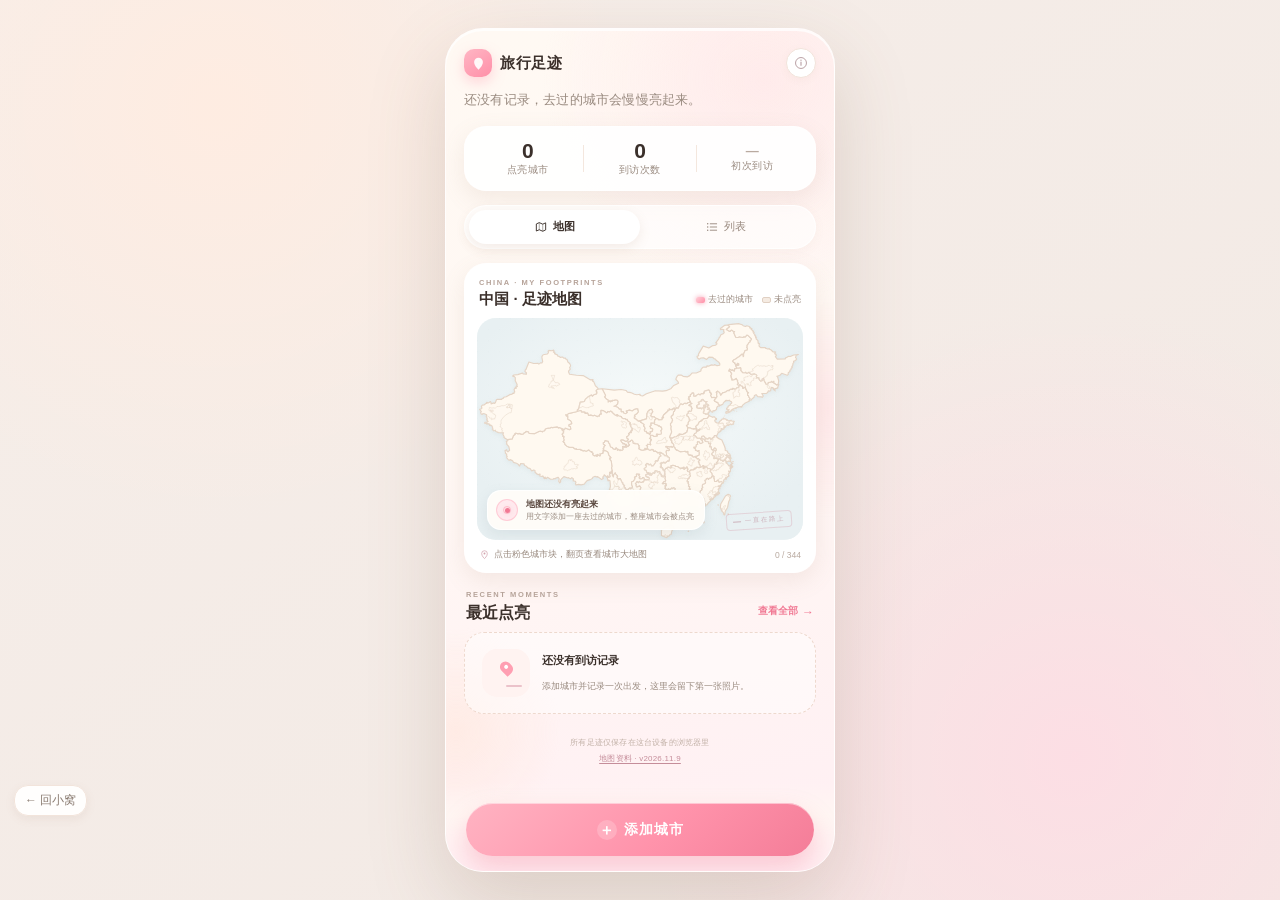
<file: app/www/travel-map/index.html>
<!DOCTYPE html>
<html lang="zh-CN">
<head>
  <meta charset="utf-8" />
  <meta name="viewport" content="width=device-width, initial-scale=1, maximum-scale=1, user-scalable=no, viewport-fit=cover" />
  <meta name="theme-color" content="#FFF9F3" />
  <meta name="description" content="旅行足迹 · 点亮地图，把去过的城市收藏在一张会发光的中国地图上。" />
  <title>旅行足迹 · 点亮地图</title>
  <link rel="stylesheet" href="vendor/leaflet/leaflet.css" />
  <link rel="stylesheet" href="css/style.css" />
</head>
<body>
  <div class="app" id="app">
    <div class="ambient ambient-a" aria-hidden="true"></div>
    <div class="ambient ambient-b" aria-hidden="true"></div>

    <main class="app-scroll" id="appScroll">
      <header class="hero-header">
        <div class="brand-row">
          <div class="brand">
            <span class="brand-mark" aria-hidden="true">
              <svg viewBox="0 0 24 24" fill="none">
                <path d="M12 21s6.2-5.5 6.2-11A6.2 6.2 0 0 0 5.8 10c0 5.5 6.2 11 6.2 11Z" fill="currentColor" opacity=".92"/>
                <circle cx="12" cy="9.8" r="2.25" fill="#FFF9F3"/>
              </svg>
            </span>
            <span class="brand-name">旅行足迹</span>
          </div>
          <div class="brand-meta">
            <button class="brand-info" id="btnMapDataInfoTop" type="button" aria-label="查看地图资料版本">
              <svg viewBox="0 0 24 24" fill="none" aria-hidden="true"><circle cx="12" cy="12" r="8.2" stroke="currentColor" stroke-width="1.4"/><path d="M12 10.5v5" stroke="currentColor" stroke-width="1.6" stroke-linecap="round"/><circle cx="12" cy="7.8" r="1" fill="currentColor"/></svg>
            </button>
          </div>
        </div>
        <p class="hero-summary" id="heroSummary"></p>
      </header>

      <section class="stats-card" aria-label="旅行统计">
        <div class="stat">
          <strong id="statCities">0</strong>
          <span>点亮城市</span>
        </div>
        <i class="stat-divider" aria-hidden="true"></i>
        <div class="stat">
          <strong id="statVisits">0</strong>
          <span>到访次数</span>
        </div>
        <i class="stat-divider" aria-hidden="true"></i>
        <div class="stat stat-date">
          <strong id="statFirst">—</strong>
          <span>初次到访</span>
        </div>
      </section>

      <div class="view-switch" role="tablist" aria-label="视图切换">
        <button class="view-tab is-active" id="tabMap" role="tab" aria-selected="true" aria-controls="mapView" data-view="map">
          <svg viewBox="0 0 24 24" fill="none" aria-hidden="true"><path d="M4 6.8 9 4.5l6 2.6 5-2.2v12.1l-5 2.3-6-2.6-5 2.2V6.8Z" stroke="currentColor" stroke-width="1.6" stroke-linejoin="round"/><path d="M9 4.7v12.1M15 7.2v12" stroke="currentColor" stroke-width="1.3" opacity=".55"/></svg>
          地图
        </button>
        <button class="view-tab" id="tabList" role="tab" aria-selected="false" aria-controls="listView" data-view="list">
          <svg viewBox="0 0 24 24" fill="none" aria-hidden="true"><path d="M9 6.5h11M9 12h11M9 17.5h11" stroke="currentColor" stroke-width="1.6" stroke-linecap="round"/><circle cx="4.6" cy="6.5" r="1.3" fill="currentColor"/><circle cx="4.6" cy="12" r="1.3" fill="currentColor"/><circle cx="4.6" cy="17.5" r="1.3" fill="currentColor"/></svg>
          列表
        </button>
        <span class="view-thumb" id="viewThumb" aria-hidden="true"></span>
      </div>

      <section class="view-panel" id="mapView" role="tabpanel" aria-labelledby="tabMap">
        <div class="map-card">
          <div class="map-head">
            <div>
              <span class="map-kicker" id="mapKicker">CHINA · MY FOOTPRINTS</span>
              <h2 id="mapTitle">中国 · 足迹地图</h2>
            </div>
            <div class="map-legend" id="mapLegend" aria-label="地图图例">
              <span><i class="legend-block lit"></i>去过的城市</span>
              <span><i class="legend-block dim"></i>未点亮</span>
            </div>
          </div>

          <div class="map-stage" id="mapStage">
            <svg class="china-map" id="chinaMap" viewBox="0 0 1000 680" role="img" aria-label="中国城市旅行足迹地图">
              <defs>
                <filter id="softLand" x="-10%" y="-10%" width="120%" height="120%">
                  <feDropShadow dx="0" dy="7" stdDeviation="8" flood-color="#8AA4AD" flood-opacity=".10" />
                </filter>
                <filter id="pinkGlow" x="-300%" y="-300%" width="700%" height="700%">
                  <feGaussianBlur in="SourceGraphic" stdDeviation="15" result="blur" />
                  <feMerge>
                    <feMergeNode in="blur" />
                    <feMergeNode in="blur" />
                  </feMerge>
                </filter>
                <filter id="dotGlow" x="-350%" y="-350%" width="800%" height="800%">
                  <feGaussianBlur in="SourceGraphic" stdDeviation="7" result="blur" />
                  <feMerge>
                    <feMergeNode in="blur" />
                    <feMergeNode in="SourceGraphic" />
                  </feMerge>
                </filter>
                <radialGradient id="mapWash" cx="50%" cy="42%" r="58%">
                  <stop offset="0" stop-color="#F6FAFA" />
                  <stop offset="1" stop-color="#E8F0F2" />
                </radialGradient>
                <linearGradient id="landWash" x1="0" y1="0" x2="0" y2="1">
                  <stop offset="0" stop-color="#FFFDF7" />
                  <stop offset=".55" stop-color="#FFF7EC" />
                  <stop offset="1" stop-color="#FBEEDF" />
                </linearGradient>
                <linearGradient id="litCity" x1="0" y1="0" x2="1" y2="1">
                  <stop offset="0" stop-color="#FFD0D8" />
                  <stop offset=".45" stop-color="#FFB4C4" />
                  <stop offset="1" stop-color="#FF8FA8" />
                </linearGradient>
                <filter id="regionGlow" x="-50%" y="-50%" width="200%" height="200%">
                  <feGaussianBlur stdDeviation="8" />
                </filter>
                <pattern id="seaDots" width="34" height="34" patternUnits="userSpaceOnUse">
                  <circle cx="2" cy="2" r="1.2" fill="#AFC4CA" opacity=".28" />
                </pattern>
              </defs>
              <rect width="1000" height="680" fill="url(#mapWash)" />
              <rect width="1000" height="680" fill="url(#seaDots)" opacity=".62" />
              <g id="provinceLayer" class="province-layer" filter="url(#softLand)"></g>
              <g id="cityLayer" class="city-layer"></g>
            </svg>
            <div class="city-labels" id="cityLabels" aria-hidden="true"></div>

            <div class="map-pick-banner" id="mapPickBanner" hidden>
              <span>点击地图，选择一个去过的地方</span>
              <button type="button" id="mapPickCancel">取消</button>
            </div>
            <div class="map-pick-marker" id="mapPickMarker" hidden aria-hidden="true"><i></i></div>

            <div class="map-stamp" aria-hidden="true">
              <span class="stamp-line"></span>
              <span>一直在路上</span>
            </div>

            <div class="map-empty" id="mapEmpty">
              <span class="empty-orbit" aria-hidden="true"><i></i></span>
              <div>
                <strong>地图还没有亮起来</strong>
                <small>用文字添加一座去过的城市，整座城市会被点亮</small>
              </div>
            </div>

            <div class="city-map-page" id="cityMapPage" hidden>
              <div class="city-map-canvas" id="cityMapCanvas">
                <svg class="city-map-svg" id="cityMapSvg" viewBox="0 0 1000 680" role="img" aria-label="城市大地图"></svg>
              </div>
              <div class="city-district-labels" id="cityDistrictLabels" aria-hidden="true"></div>
              <div class="city-pins" id="cityPins"></div>
              <div class="city-spot-labels" id="citySpotLabels" aria-hidden="true"></div>
              <div class="real-map" id="realMap" hidden aria-label="在线实景地图"></div>
              <div class="spot-pick-banner" id="spotPickBanner" hidden>
                <span id="spotPickText">点击地图选择地点位置</span>
                <button type="button" id="spotPickCancel">取消</button>
              </div>
              <div class="city-map-fallback" id="cityMapFallback" hidden>
                <div class="city-map-fallback-card">
                  <span class="fallback-kicker">ONLINE MAP</span>
                  <strong id="cityFallbackTitle">城市</strong>
                  <p class="fallback-copy">在线地图暂时连不上</p>
                  <p class="fallback-hint">请检查网络后重试；已到访景点如下</p>
                  <div class="fallback-spots" id="cityFallbackSpots"></div>
                  <button class="city-map-retry" id="cityMapRetry" type="button">重新连接</button>
                </div>
              </div>
              <div class="city-spot-info" id="citySpotInfo">
                <span>点击编号，查看代表景点</span>
              </div>
              <button class="city-add-spot-link" id="btnCityAddSpot" type="button">＋ 添加地点</button>
              <button class="city-detail-link" id="btnCityMapDetail" type="button">城市详情 <span aria-hidden="true">→</span></button>
              <div class="city-zoom-controls" id="cityZoomControls">
                <button id="cityZoomOut" type="button" aria-label="缩小地图">−</button>
                <button id="cityZoomReset" type="button" aria-label="重置地图缩放">1:1</button>
                <button id="cityZoomIn" type="button" aria-label="放大地图">＋</button>
              </div>
              <button class="city-map-toggle" id="cityRealMapToggle" type="button">
                实景地图 <span>需联网</span>
              </button>
              <div class="city-spot-legend" id="citySpotLegend"></div>
            </div>

          </div>

          <div class="map-pager-bar" id="mapPagerBar" hidden>
            <button class="map-arrow prev" id="mapPrev" type="button" aria-label="上一页">
              <svg viewBox="0 0 24 24" fill="none" aria-hidden="true"><path d="m15 5-7 7 7 7" stroke="currentColor" stroke-width="2" stroke-linecap="round" stroke-linejoin="round"/></svg>
            </button>
            <div class="map-pager-strip" id="mapPagerStrip" aria-label="城市地图翻页"></div>
            <button class="map-arrow next" id="mapNext" type="button" aria-label="下一页">
              <svg viewBox="0 0 24 24" fill="none" aria-hidden="true"><path d="m9 5 7 7-7 7" stroke="currentColor" stroke-width="2" stroke-linecap="round" stroke-linejoin="round"/></svg>
            </button>
          </div>

          <div class="map-foot">
            <span class="map-hint" id="mapHint">
              <svg viewBox="0 0 24 24" fill="none" aria-hidden="true"><path d="M12 21s6.2-5.5 6.2-11A6.2 6.2 0 0 0 5.8 10c0 5.5 6.2 11 6.2 11Z" stroke="currentColor" stroke-width="1.6"/><circle cx="12" cy="9.8" r="2.1" fill="currentColor"/></svg>
              点击粉色城市块，翻页查看城市大地图
            </span>
            <span class="map-count" id="mapCount">0 / 70</span>
          </div>
        </div>

        <section class="recent-block" id="recentBlock">
          <div class="section-head">
            <div>
              <span class="section-kicker">RECENT MOMENTS</span>
              <h2>最近点亮</h2>
            </div>
            <button class="text-btn" id="btnSeeAll" type="button">查看全部 <span aria-hidden="true">→</span></button>
          </div>
          <div class="recent-list" id="recentList"></div>
          <div class="recent-empty" id="recentEmpty">
            <div class="recent-empty-art" aria-hidden="true">
              <span class="mini-pin"></span>
              <span class="mini-line"></span>
            </div>
            <p>还没有到访记录</p>
            <small>添加城市并记录一次出发，这里会留下第一张照片。</small>
          </div>
        </section>
      </section>

      <section class="view-panel" id="listView" role="tabpanel" aria-labelledby="tabList" hidden>
        <div class="section-head list-head">
          <div>
            <span class="section-kicker">MY CITIES</span>
            <h2>我的城市</h2>
          </div>
          <span class="list-count" id="listCount">共 0 座</span>
        </div>
        <div class="city-list" id="cityList"></div>
        <div class="list-empty" id="listEmpty">
          <div class="empty-illustration" aria-hidden="true">
            <svg viewBox="0 0 120 100" fill="none">
              <path d="M18 73c8-20 21-30 38-30 18 0 30 9 42 30" stroke="#F2C8D0" stroke-width="3" stroke-linecap="round"/>
              <path d="M60 55s13-11.8 13-23a13 13 0 1 0-26 0c0 11.2 13 23 13 23Z" fill="#FF9FB2"/>
              <circle cx="60" cy="32" r="5" fill="#FFF9F3"/>
              <circle cx="31" cy="76" r="3" fill="#EBD9CD"/>
              <circle cx="89" cy="76" r="3" fill="#EBD9CD"/>
              <path d="M35 87h50" stroke="#F2E3D8" stroke-width="3" stroke-linecap="round"/>
            </svg>
          </div>
          <h3>你的城市故事，从第一站开始</h3>
          <p>选择一座去过的城市，上传照片、写下备注，地图就会为它亮起一盏粉色的灯。</p>
          <button class="soft-primary-btn" id="btnEmptyAdd" type="button">＋ 添加第一座城市</button>
        </div>
      </section>

      <footer class="app-foot">
        <span>所有足迹仅保存在这台设备的浏览器里</span>
        <button class="app-foot-link" id="btnMapDataInfo" type="button">地图资料 · v2026.11.9</button>
      </footer>
    </main>

    <div class="bottom-bar">
      <button class="add-city-btn" id="btnAddCity" type="button">
        <span class="plus" aria-hidden="true">＋</span>
        添加城市
      </button>
    </div>

    <!-- 添加城市 -->
    <div class="modal" id="addCityModal" hidden>
      <div class="modal-backdrop" data-close="addCity" aria-hidden="true"></div>
      <div class="sheet city-sheet" role="dialog" aria-modal="true" aria-labelledby="addCityTitle">
        <div class="sheet-grabber" aria-hidden="true"></div>
        <header class="sheet-head">
          <div>
            <span class="sheet-kicker">NEW PLACE</span>
            <h2 id="addCityTitle">添加一座城市</h2>
          </div>
          <button class="icon-btn close-btn" type="button" data-close="addCity" aria-label="关闭">
            <svg viewBox="0 0 24 24" fill="none" aria-hidden="true"><path d="m7 7 10 10M17 7 7 17" stroke="currentColor" stroke-width="1.8" stroke-linecap="round"/></svg>
          </button>
        </header>
        <div class="sheet-body">
          <div class="field city-search-field">
            <label class="field-label" for="citySearch">输入城市名</label>
            <div class="city-search-wrap">
              <svg class="search-icon" viewBox="0 0 24 24" fill="none" aria-hidden="true"><circle cx="10.5" cy="10.5" r="5.7" stroke="currentColor" stroke-width="1.6"/><path d="m15 15 4.2 4.2" stroke="currentColor" stroke-width="1.6" stroke-linecap="round"/></svg>
              <input id="citySearch" type="text" role="combobox" aria-autocomplete="list" aria-expanded="false" aria-controls="citySuggestions" autocomplete="off" spellcheck="false" placeholder="输入城市名，例如：广州" />
              <div class="city-suggestions" id="citySuggestions" role="listbox" aria-label="城市候选" hidden></div>
            </div>
            <p class="field-hint">从推荐里选择一座城市，按内置经纬度自动落点；也可展开手动输入。</p>
            <button class="map-pick-trigger" id="btnMapPick" type="button">
              <svg viewBox="0 0 24 24" fill="none" aria-hidden="true"><path d="M12 21s6.2-5.5 6.2-11A6.2 6.2 0 0 0 5.8 10c0 5.5 6.2 11 6.2 11Z" stroke="currentColor" stroke-width="1.5"/><circle cx="12" cy="9.8" r="2" fill="currentColor"/></svg>
              在地图上选点
            </button>
          </div>

          <div class="coord-card" id="coordCard">
            <span class="coord-pin" aria-hidden="true">
              <svg viewBox="0 0 24 24" fill="none"><path d="M12 21s6.2-5.5 6.2-11A6.2 6.2 0 0 0 5.8 10c0 5.5 6.2 11 6.2 11Z" stroke="currentColor" stroke-width="1.5"/><circle cx="12" cy="9.8" r="2" fill="currentColor"/></svg>
            </span>
            <div>
              <span id="coordCity">等待选择</span>
              <small id="coordText">选择城市后会自动落在地图上</small>
            </div>
            <span class="coord-tag" id="coordTag">内置坐标</span>
          </div>

          <details class="manual-box" id="manualBox">
            <summary>
              <span>找不到这座城市？手动输入经纬度</span>
              <svg viewBox="0 0 24 24" fill="none" aria-hidden="true"><path d="m8 10 4 4 4-4" stroke="currentColor" stroke-width="1.7" stroke-linecap="round"/></svg>
            </summary>
            <div class="manual-fields">
              <label class="field compact" for="manualName">
                <span class="field-label">城市名称</span>
                <input id="manualName" type="text" maxlength="24" placeholder="例如：顺德" autocomplete="off" />
              </label>
              <div class="coord-grid">
                <label class="field compact" for="manualLng">
                  <span class="field-label">经度 lng</span>
                  <input id="manualLng" type="number" step="0.0001" min="73" max="136" placeholder="113.2644" inputmode="decimal" />
                </label>
                <label class="field compact" for="manualLat">
                  <span class="field-label">纬度 lat</span>
                  <input id="manualLat" type="number" step="0.0001" min="17.8" max="54.5" placeholder="23.1291" inputmode="decimal" />
                </label>
              </div>
              <p class="field-hint">经纬度需落在中国地图范围内（东经 73°–136°，北纬 17.8°–54.5°）。</p>
            </div>
          </details>

          <p class="form-error" id="cityFormError" role="alert"></p>
          <button class="primary-btn" id="btnConfirmCity" type="button">添加城市</button>
        </div>
      </div>
    </div>

    <!-- 城市详情 -->
    <div class="modal" id="cityModal" hidden>
      <div class="modal-backdrop" data-close="city" aria-hidden="true"></div>
      <div class="sheet detail-sheet" role="dialog" aria-modal="true" aria-labelledby="detailName">
        <div class="detail-hero">
          <div class="detail-top">
            <span class="sheet-kicker">MY CITY</span>
            <button class="icon-btn close-btn light" type="button" data-close="city" aria-label="关闭">
              <svg viewBox="0 0 24 24" fill="none" aria-hidden="true"><path d="m7 7 10 10M17 7 7 17" stroke="currentColor" stroke-width="1.8" stroke-linecap="round"/></svg>
            </button>
          </div>
          <div class="detail-title-row">
            <div>
              <h2 id="detailName">城市</h2>
              <p id="detailMeta">省份 · 经纬度</p>
            </div>
            <span class="detail-emblem" aria-hidden="true">
              <svg viewBox="0 0 24 24" fill="none"><path d="M12 21s6.2-5.5 6.2-11A6.2 6.2 0 0 0 5.8 10c0 5.5 6.2 11 6.2 11Z" fill="currentColor" opacity=".9"/><circle cx="12" cy="9.8" r="2.1" fill="#FFF9F3"/></svg>
            </span>
          </div>
          <div class="detail-stats">
            <div><strong id="detailVisitCount">0</strong><span>到访</span></div>
            <div><strong id="detailSpotCount">0</strong><span>景点</span></div>
            <div><strong id="detailFirst">—</strong><span>初次相遇</span></div>
          </div>
        </div>
        <div class="sheet-body detail-body">
          <div class="spot-atlas" id="spotAtlas" hidden>
            <div class="spot-atlas-head">
              <div>
                <h3>景点分布</h3>
                <small>什么位置，有哪些景点</small>
              </div>
              <span class="spot-atlas-count" id="spotAtlasCount">10 个地点</span>
            </div>
            <div class="spot-atlas-list" id="spotAtlasList"></div>
          </div>
          <div class="spot-filter-wrap" id="spotFilterWrap" hidden>
            <div class="spot-filter-head">
              <span>按景点筛选</span>
              <small id="spotFilterHint">点亮过的地点</small>
            </div>
            <div class="spot-chips" id="spotChips"></div>
          </div>
          <div class="detail-toolbar">
            <h3>到访记录 <small id="visitOrderHint">按时间倒序</small></h3>
            <button class="soft-btn" id="btnAddVisit" type="button">＋ 记录到访</button>
          </div>
          <div class="visits-list" id="visitsList"></div>
          <div class="city-empty" id="cityEmpty">
            <span class="city-empty-icon" aria-hidden="true">
              <svg viewBox="0 0 48 48" fill="none"><rect x="7" y="12" width="34" height="26" rx="8" stroke="currentColor" stroke-width="2.2"/><path d="M17 20.5 12 12h24l-5 8.5" stroke="currentColor" stroke-width="2.2" stroke-linejoin="round"/><circle cx="24" cy="26" r="6" stroke="currentColor" stroke-width="2.2"/><path d="M24 20v-4" stroke="currentColor" stroke-width="2.2" stroke-linecap="round"/></svg>
            </span>
            <h4>这座城市还没有足迹</h4>
            <p>上传一张照片，记录第一次抵达这里的日子。</p>
            <button class="soft-primary-btn small" id="btnCityEmptyAdd" type="button">记录第一次到访</button>
          </div>
          <div class="city-remove-wrap">
            <button class="danger-text-btn" id="btnRemoveCity" type="button">从地图上移除这座城市</button>
          </div>
        </div>
      </div>
    </div>

    <!-- 添加到访 -->
    <div class="modal" id="visitModal" hidden>
      <div class="modal-backdrop" data-close="visit" aria-hidden="true"></div>
      <div class="sheet visit-sheet" role="dialog" aria-modal="true" aria-labelledby="visitTitle">
        <div class="sheet-grabber" aria-hidden="true"></div>
        <header class="sheet-head">
          <div>
            <span class="sheet-kicker">A NEW MEMORY</span>
            <h2 id="visitTitle">记录一次到访</h2>
            <p class="sheet-sub" id="visitCityLabel">广州</p>
          </div>
          <button class="icon-btn close-btn" type="button" data-close="visit" aria-label="关闭">
            <svg viewBox="0 0 24 24" fill="none" aria-hidden="true"><path d="m7 7 10 10M17 7 7 17" stroke="currentColor" stroke-width="1.8" stroke-linecap="round"/></svg>
          </button>
        </header>
        <div class="sheet-body visit-form">
          <label class="field visit-date-field" for="visitDate">
            <span class="field-label">到访日期</span>
            <input id="visitDate" type="date" />
          </label>

          <div class="field photo-field">
            <span class="field-label">一张照片 <em>选填</em></span>
            <label class="photo-picker" id="photoPicker" for="photoInput">
              <input id="photoInput" type="file" accept="image/*" hidden />
              <div class="photo-placeholder" id="photoPlaceholder">
                <span class="camera-icon" aria-hidden="true">
                  <svg viewBox="0 0 24 24" fill="none"><path d="M4.5 8.5h3l1.3-2h6.4l1.3 2h3A1.5 1.5 0 0 1 21 10v7.5a1.5 1.5 0 0 1-1.5 1.5h-15A1.5 1.5 0 0 1 3 17.5V10a1.5 1.5 0 0 1 1.5-1.5Z" stroke="currentColor" stroke-width="1.5" stroke-linejoin="round"/><circle cx="12" cy="13.3" r="3.4" stroke="currentColor" stroke-width="1.5"/></svg>
                </span>
                <strong>点击选择照片</strong>
                <small>自动压缩到最长边 800px · JPEG 0.72</small>
              </div>
              <img id="photoPreview" class="photo-preview" alt="到访照片预览" hidden />
              <span class="photo-replace" id="photoReplace" hidden>更换照片</span>
            </label>
            <p class="photo-state" id="photoState">照片会压缩后保存在本机 localStorage</p>
          </div>

          <label class="field note-field" for="visitNote">
            <span class="field-label">一句备注 <em>必填</em></span>
            <textarea id="visitNote" rows="2" maxlength="80" placeholder="那天的风、吃到的东西，或者只是心情…"></textarea>
            <span class="char-count" id="noteCount">0 / 80</span>
          </label>

          <div class="field">
            <label class="field-label" for="visitSpot">具体地点 / 景点 <em>可选</em></label>
            <span class="select-wrap">
              <select id="visitSpot">
                <option value="">不选择景点</option>
              </select>
              <svg viewBox="0 0 24 24" fill="none" aria-hidden="true"><path d="m8 10 4 4 4-4" stroke="currentColor" stroke-width="1.7" stroke-linecap="round" stroke-linejoin="round"/></svg>
            </span>
            <span class="spot-search-label">或直接搜索一个新地点</span>
            <input class="custom-spot-input" id="customSpot" type="text" maxlength="60" placeholder="输入新的景点名称" />
            <button class="spot-search-btn" id="btnSpotSearch" type="button">
              <svg viewBox="0 0 24 24" fill="none" aria-hidden="true"><circle cx="10.5" cy="10.5" r="5.7" stroke="currentColor" stroke-width="1.6"/><path d="m15 15 4.2 4.2" stroke="currentColor" stroke-width="1.6" stroke-linecap="round"/></svg>
              在线查找这个地点
            </button>
            <button class="spot-search-btn secondary" id="btnSpotPickMap" type="button">搜索失败？在地图上点选位置</button>
            <div class="spot-search-results" id="spotSearchResults" hidden></div>
            <p class="field-hint spot-search-hint" id="spotSearchHint">在线搜索由 OpenStreetMap 提供；选中结果后会自动填坐标。</p>
            <details class="batch-spot-box" id="batchSpotBox">
              <summary>批量标点 · 每行一个地名</summary>
              <textarea id="batchSpotInput" rows="3" placeholder="每行一个地点名称"></textarea>
              <button class="batch-spot-btn" id="btnBatchSpot" type="button">批量搜索并标记</button>
              <p class="field-hint" id="batchSpotHint"></p>
            </details>
            <p class="field-hint spot-hint" id="spotHint">选填。广州已预置 10 个常用景点。</p>
            <div class="spot-location-fields" id="spotLocationFields" hidden>
              <div class="spot-location-head">
                <span>这个景点在城市里的位置</span>
                <small>选填，会展示在城市的景点分布里</small>
              </div>
              <div class="spot-location-grid">
                <label class="field compact" for="spotArea">
                  <span class="field-label">所在区域</span>
                  <input id="spotArea" type="text" maxlength="40" placeholder="例如：天河区" autocomplete="off" />
                </label>
                <label class="field compact" for="spotAddress">
                  <span class="field-label">具体位置</span>
                  <input id="spotAddress" type="text" maxlength="80" placeholder="例如：体育西路" autocomplete="off" />
                </label>
              </div>
            </div>
          </div>

          <button class="quick-mark-btn" id="btnQuickMark" type="button" disabled>仅标记为去过（无需照片）</button>
          <p class="form-error" id="visitFormError" role="alert"></p>
          <button class="primary-btn" id="btnSaveVisit" type="button">保存这段足迹</button>
          <p class="privacy-note">照片只留在这台设备，不会上传到任何服务器。</p>
        </div>
      </div>
    </div>

    <!-- 地图资料版本 -->
    <div class="modal" id="mapDataModal" hidden>
      <div class="modal-backdrop" data-close="mapData" aria-hidden="true"></div>
      <div class="sheet mapdata-sheet" role="dialog" aria-modal="true" aria-labelledby="mapDataTitle">
        <div class="sheet-grabber" aria-hidden="true"></div>
        <header class="sheet-head">
          <div>
            <span class="sheet-kicker">OFFLINE MAP DATA</span>
            <h2 id="mapDataTitle">地图资料</h2>
          </div>
          <button class="icon-btn close-btn" type="button" data-close="mapData" aria-label="关闭">
            <svg viewBox="0 0 24 24" fill="none" aria-hidden="true"><path d="m7 7 10 10M17 7 7 17" stroke="currentColor" stroke-width="1.8" stroke-linecap="round"/></svg>
          </button>
        </header>
        <div class="sheet-body">
          <div class="mapdata-hero">
            <span class="mapdata-icon" aria-hidden="true">
              <svg viewBox="0 0 24 24" fill="none"><path d="M4 6.8 9 4.5l6 2.6 5-2.2v12.1l-5 2.3-6-2.6-5 2.2V6.8Z" stroke="currentColor" stroke-width="1.5" stroke-linejoin="round"/><path d="M9 4.7v12.1M15 7.2v12" stroke="currentColor" stroke-width="1.1" opacity=".55"/></svg>
            </span>
            <div>
              <strong>地图资料 v2026.11.9</strong>
              <span>更新于 2026-11-05 · 本地资料 + 在线底图</span>
            </div>
          </div>
          <div class="mapdata-stats">
            <div><strong id="statCityCount">344</strong><span>可选城市</span></div>
            <div><strong id="statRegionCount">70</strong><span>城市亮块</span></div>
            <div><strong id="statSeedVisits">0</strong><span>内置足迹</span></div>
          </div>
          <div class="mapdata-stats">
            <div><strong id="statDataVersion">—</strong><span>本地数据版本</span></div>
            <div><strong id="statSeedVersion">—</strong><span>内置足迹版本</span></div>
          </div>
          <button class="primary-btn" id="btnApplySeed" type="button">用内置足迹覆盖本地数据</button>
          <p class="field-hint">覆盖后本地新增的足迹会被替换，操作前请确认。</p>
          <p class="mapdata-copy">全国地图和旅行数据保存在本地；城市页使用高德/OSM 在线底图。刷新页面会重新加载随包发布的本地资料；替换 <code>js/city-regions.js</code>、<code>js/spots.js</code>、<code>js/spot-coords.js</code> 等文件并更新版本号后刷新，即可更新城市亮块、代表景点和地图标注。</p>
          <button class="primary-btn" id="btnReloadMapData" type="button">重新加载地图资料</button>
          <p class="field-hint">真正的定时在线更新需要服务端接口；本项目按原始约束保持运行时零网络请求。</p>
        </div>
      </div>
    </div>

    <div class="toast" id="toast" role="status" aria-live="polite" hidden></div>
  </div>

  <script src="vendor/leaflet/leaflet.js"></script>
  <script src="js/map-path.js"></script>
  <script src="js/city-regions.js"></script>
  <script src="js/cities.js"></script>
  <script src="js/spots.js"></script>
  <script src="js/seed.js"></script>
  <script src="js/spot-coords.js"></script>
  <script src="js/app.js"></script>
  <a class="back-home" href="../index.html">← 回小窝</a>
</body>
</html>
</file>
<file: app/www/travel-map/vendor/leaflet/leaflet.css>
/* required styles */

.leaflet-pane,
.leaflet-tile,
.leaflet-marker-icon,
.leaflet-marker-shadow,
.leaflet-tile-container,
.leaflet-pane > svg,
.leaflet-pane > canvas,
.leaflet-zoom-box,
.leaflet-image-layer,
.leaflet-layer {
	position: absolute;
	left: 0;
	top: 0;
	}
.leaflet-container {
	overflow: hidden;
	}
.leaflet-tile,
.leaflet-marker-icon,
.leaflet-marker-shadow {
	-webkit-user-select: none;
	   -moz-user-select: none;
	        user-select: none;
	  -webkit-user-drag: none;
	}
/* Prevents IE11 from highlighting tiles in blue */
.leaflet-tile::selection {
	background: transparent;
}
/* Safari renders non-retina tile on retina better with this, but Chrome is worse */
.leaflet-safari .leaflet-tile {
	image-rendering: -webkit-optimize-contrast;
	}
/* hack that prevents hw layers "stretching" when loading new tiles */
.leaflet-safari .leaflet-tile-container {
	width: 1600px;
	height: 1600px;
	-webkit-transform-origin: 0 0;
	}
.leaflet-marker-icon,
.leaflet-marker-shadow {
	display: block;
	}
/* .leaflet-container svg: reset svg max-width decleration shipped in Joomla! (joomla.org) 3.x */
/* .leaflet-container img: map is broken in FF if you have max-width: 100% on tiles */
.leaflet-container .leaflet-overlay-pane svg {
	max-width: none !important;
	max-height: none !important;
	}
.leaflet-container .leaflet-marker-pane img,
.leaflet-container .leaflet-shadow-pane img,
.leaflet-container .leaflet-tile-pane img,
.leaflet-container img.leaflet-image-layer,
.leaflet-container .leaflet-tile {
	max-width: none !important;
	max-height: none !important;
	width: auto;
	padding: 0;
	}

.leaflet-container img.leaflet-tile {
	/* See: https://bugs.chromium.org/p/chromium/issues/detail?id=600120 */
	mix-blend-mode: plus-lighter;
}

.leaflet-container.leaflet-touch-zoom {
	-ms-touch-action: pan-x pan-y;
	touch-action: pan-x pan-y;
	}
.leaflet-container.leaflet-touch-drag {
	-ms-touch-action: pinch-zoom;
	/* Fallback for FF which doesn't support pinch-zoom */
	touch-action: none;
	touch-action: pinch-zoom;
}
.leaflet-container.leaflet-touch-drag.leaflet-touch-zoom {
	-ms-touch-action: none;
	touch-action: none;
}
.leaflet-container {
	-webkit-tap-highlight-color: transparent;
}
.leaflet-container a {
	-webkit-tap-highlight-color: rgba(51, 181, 229, 0.4);
}
.leaflet-tile {
	filter: inherit;
	visibility: hidden;
	}
.leaflet-tile-loaded {
	visibility: inherit;
	}
.leaflet-zoom-box {
	width: 0;
	height: 0;
	-moz-box-sizing: border-box;
	     box-sizing: border-box;
	z-index: 800;
	}
/* workaround for https://bugzilla.mozilla.org/show_bug.cgi?id=888319 */
.leaflet-overlay-pane svg {
	-moz-user-select: none;
	}

.leaflet-pane         { z-index: 400; }

.leaflet-tile-pane    { z-index: 200; }
.leaflet-overlay-pane { z-index: 400; }
.leaflet-shadow-pane  { z-index: 500; }
.leaflet-marker-pane  { z-index: 600; }
.leaflet-tooltip-pane   { z-index: 650; }
.leaflet-popup-pane   { z-index: 700; }

.leaflet-map-pane canvas { z-index: 100; }
.leaflet-map-pane svg    { z-index: 200; }

.leaflet-vml-shape {
	width: 1px;
	height: 1px;
	}
.lvml {
	behavior: url(#default#VML);
	display: inline-block;
	position: absolute;
	}


/* control positioning */

.leaflet-control {
	position: relative;
	z-index: 800;
	pointer-events: visiblePainted; /* IE 9-10 doesn't have auto */
	pointer-events: auto;
	}
.leaflet-top,
.leaflet-bottom {
	position: absolute;
	z-index: 1000;
	pointer-events: none;
	}
.leaflet-top {
	top: 0;
	}
.leaflet-right {
	right: 0;
	}
.leaflet-bottom {
	bottom: 0;
	}
.leaflet-left {
	left: 0;
	}
.leaflet-control {
	float: left;
	clear: both;
	}
.leaflet-right .leaflet-control {
	float: right;
	}
.leaflet-top .leaflet-control {
	margin-top: 10px;
	}
.leaflet-bottom .leaflet-control {
	margin-bottom: 10px;
	}
.leaflet-left .leaflet-control {
	margin-left: 10px;
	}
.leaflet-right .leaflet-control {
	margin-right: 10px;
	}


/* zoom and fade animations */

.leaflet-fade-anim .leaflet-popup {
	opacity: 0;
	-webkit-transition: opacity 0.2s linear;
	   -moz-transition: opacity 0.2s linear;
	        transition: opacity 0.2s linear;
	}
.leaflet-fade-anim .leaflet-map-pane .leaflet-popup {
	opacity: 1;
	}
.leaflet-zoom-animated {
	-webkit-transform-origin: 0 0;
	    -ms-transform-origin: 0 0;
	        transform-origin: 0 0;
	}
svg.leaflet-zoom-animated {
	will-change: transform;
}

.leaflet-zoom-anim .leaflet-zoom-animated {
	-webkit-transition: -webkit-transform 0.25s cubic-bezier(0,0,0.25,1);
	   -moz-transition:    -moz-transform 0.25s cubic-bezier(0,0,0.25,1);
	        transition:         transform 0.25s cubic-bezier(0,0,0.25,1);
	}
.leaflet-zoom-anim .leaflet-tile,
.leaflet-pan-anim .leaflet-tile {
	-webkit-transition: none;
	   -moz-transition: none;
	        transition: none;
	}

.leaflet-zoom-anim .leaflet-zoom-hide {
	visibility: hidden;
	}


/* cursors */

.leaflet-interactive {
	cursor: pointer;
	}
.leaflet-grab {
	cursor: -webkit-grab;
	cursor:    -moz-grab;
	cursor:         grab;
	}
.leaflet-crosshair,
.leaflet-crosshair .leaflet-interactive {
	cursor: crosshair;
	}
.leaflet-popup-pane,
.leaflet-control {
	cursor: auto;
	}
.leaflet-dragging .leaflet-grab,
.leaflet-dragging .leaflet-grab .leaflet-interactive,
.leaflet-dragging .leaflet-marker-draggable {
	cursor: move;
	cursor: -webkit-grabbing;
	cursor:    -moz-grabbing;
	cursor:         grabbing;
	}

/* marker & overlays interactivity */
.leaflet-marker-icon,
.leaflet-marker-shadow,
.leaflet-image-layer,
.leaflet-pane > svg path,
.leaflet-tile-container {
	pointer-events: none;
	}

.leaflet-marker-icon.leaflet-interactive,
.leaflet-image-layer.leaflet-interactive,
.leaflet-pane > svg path.leaflet-interactive,
svg.leaflet-image-layer.leaflet-interactive path {
	pointer-events: visiblePainted; /* IE 9-10 doesn't have auto */
	pointer-events: auto;
	}

/* visual tweaks */

.leaflet-container {
	background: #ddd;
	outline-offset: 1px;
	}
.leaflet-container a {
	color: #0078A8;
	}
.leaflet-zoom-box {
	border: 2px dotted #38f;
	background: rgba(255,255,255,0.5);
	}


/* general typography */
.leaflet-container {
	font-family: "Helvetica Neue", Arial, Helvetica, sans-serif;
	font-size: 12px;
	font-size: 0.75rem;
	line-height: 1.5;
	}


/* general toolbar styles */

.leaflet-bar {
	box-shadow: 0 1px 5px rgba(0,0,0,0.65);
	border-radius: 4px;
	}
.leaflet-bar a {
	background-color: #fff;
	border-bottom: 1px solid #ccc;
	width: 26px;
	height: 26px;
	line-height: 26px;
	display: block;
	text-align: center;
	text-decoration: none;
	color: black;
	}
.leaflet-bar a,
.leaflet-control-layers-toggle {
	background-position: 50% 50%;
	background-repeat: no-repeat;
	display: block;
	}
.leaflet-bar a:hover,
.leaflet-bar a:focus {
	background-color: #f4f4f4;
	}
.leaflet-bar a:first-child {
	border-top-left-radius: 4px;
	border-top-right-radius: 4px;
	}
.leaflet-bar a:last-child {
	border-bottom-left-radius: 4px;
	border-bottom-right-radius: 4px;
	border-bottom: none;
	}
.leaflet-bar a.leaflet-disabled {
	cursor: default;
	background-color: #f4f4f4;
	color: #bbb;
	}

.leaflet-touch .leaflet-bar a {
	width: 30px;
	height: 30px;
	line-height: 30px;
	}
.leaflet-touch .leaflet-bar a:first-child {
	border-top-left-radius: 2px;
	border-top-right-radius: 2px;
	}
.leaflet-touch .leaflet-bar a:last-child {
	border-bottom-left-radius: 2px;
	border-bottom-right-radius: 2px;
	}

/* zoom control */

.leaflet-control-zoom-in,
.leaflet-control-zoom-out {
	font: bold 18px 'Lucida Console', Monaco, monospace;
	text-indent: 1px;
	}

.leaflet-touch .leaflet-control-zoom-in, .leaflet-touch .leaflet-control-zoom-out  {
	font-size: 22px;
	}


/* layers control */

.leaflet-control-layers {
	box-shadow: 0 1px 5px rgba(0,0,0,0.4);
	background: #fff;
	border-radius: 5px;
	}
.leaflet-control-layers-toggle {
	background-image: url(images/layers.png);
	width: 36px;
	height: 36px;
	}
.leaflet-retina .leaflet-control-layers-toggle {
	background-image: url(images/layers-2x.png);
	background-size: 26px 26px;
	}
.leaflet-touch .leaflet-control-layers-toggle {
	width: 44px;
	height: 44px;
	}
.leaflet-control-layers .leaflet-control-layers-list,
.leaflet-control-layers-expanded .leaflet-control-layers-toggle {
	display: none;
	}
.leaflet-control-layers-expanded .leaflet-control-layers-list {
	display: block;
	position: relative;
	}
.leaflet-control-layers-expanded {
	padding: 6px 10px 6px 6px;
	color: #333;
	background: #fff;
	}
.leaflet-control-layers-scrollbar {
	overflow-y: scroll;
	overflow-x: hidden;
	padding-right: 5px;
	}
.leaflet-control-layers-selector {
	margin-top: 2px;
	position: relative;
	top: 1px;
	}
.leaflet-control-layers label {
	display: block;
	font-size: 13px;
	font-size: 1.08333em;
	}
.leaflet-control-layers-separator {
	height: 0;
	border-top: 1px solid #ddd;
	margin: 5px -10px 5px -6px;
	}

/* Default icon URLs */
.leaflet-default-icon-path { /* used only in path-guessing heuristic, see L.Icon.Default */
	background-image: url(images/marker-icon.png);
	}


/* attribution and scale controls */

.leaflet-container .leaflet-control-attribution {
	background: #fff;
	background: rgba(255, 255, 255, 0.8);
	margin: 0;
	}
.leaflet-control-attribution,
.leaflet-control-scale-line {
	padding: 0 5px;
	color: #333;
	line-height: 1.4;
	}
.leaflet-control-attribution a {
	text-decoration: none;
	}
.leaflet-control-attribution a:hover,
.leaflet-control-attribution a:focus {
	text-decoration: underline;
	}
.leaflet-attribution-flag {
	display: inline !important;
	vertical-align: baseline !important;
	width: 1em;
	height: 0.6669em;
	}
.leaflet-left .leaflet-control-scale {
	margin-left: 5px;
	}
.leaflet-bottom .leaflet-control-scale {
	margin-bottom: 5px;
	}
.leaflet-control-scale-line {
	border: 2px solid #777;
	border-top: none;
	line-height: 1.1;
	padding: 2px 5px 1px;
	white-space: nowrap;
	-moz-box-sizing: border-box;
	     box-sizing: border-box;
	background: rgba(255, 255, 255, 0.8);
	text-shadow: 1px 1px #fff;
	}
.leaflet-control-scale-line:not(:first-child) {
	border-top: 2px solid #777;
	border-bottom: none;
	margin-top: -2px;
	}
.leaflet-control-scale-line:not(:first-child):not(:last-child) {
	border-bottom: 2px solid #777;
	}

.leaflet-touch .leaflet-control-attribution,
.leaflet-touch .leaflet-control-layers,
.leaflet-touch .leaflet-bar {
	box-shadow: none;
	}
.leaflet-touch .leaflet-control-layers,
.leaflet-touch .leaflet-bar {
	border: 2px solid rgba(0,0,0,0.2);
	background-clip: padding-box;
	}


/* popup */

.leaflet-popup {
	position: absolute;
	text-align: center;
	margin-bottom: 20px;
	}
.leaflet-popup-content-wrapper {
	padding: 1px;
	text-align: left;
	border-radius: 12px;
	}
.leaflet-popup-content {
	margin: 13px 24px 13px 20px;
	line-height: 1.3;
	font-size: 13px;
	font-size: 1.08333em;
	min-height: 1px;
	}
.leaflet-popup-content p {
	margin: 17px 0;
	margin: 1.3em 0;
	}
.leaflet-popup-tip-container {
	width: 40px;
	height: 20px;
	position: absolute;
	left: 50%;
	margin-top: -1px;
	margin-left: -20px;
	overflow: hidden;
	pointer-events: none;
	}
.leaflet-popup-tip {
	width: 17px;
	height: 17px;
	padding: 1px;

	margin: -10px auto 0;
	pointer-events: auto;

	-webkit-transform: rotate(45deg);
	   -moz-transform: rotate(45deg);
	    -ms-transform: rotate(45deg);
	        transform: rotate(45deg);
	}
.leaflet-popup-content-wrapper,
.leaflet-popup-tip {
	background: white;
	color: #333;
	box-shadow: 0 3px 14px rgba(0,0,0,0.4);
	}
.leaflet-container a.leaflet-popup-close-button {
	position: absolute;
	top: 0;
	right: 0;
	border: none;
	text-align: center;
	width: 24px;
	height: 24px;
	font: 16px/24px Tahoma, Verdana, sans-serif;
	color: #757575;
	text-decoration: none;
	background: transparent;
	}
.leaflet-container a.leaflet-popup-close-button:hover,
.leaflet-container a.leaflet-popup-close-button:focus {
	color: #585858;
	}
.leaflet-popup-scrolled {
	overflow: auto;
	}

.leaflet-oldie .leaflet-popup-content-wrapper {
	-ms-zoom: 1;
	}
.leaflet-oldie .leaflet-popup-tip {
	width: 24px;
	margin: 0 auto;

	-ms-filter: "progid:DXImageTransform.Microsoft.Matrix(M11=0.70710678, M12=0.70710678, M21=-0.70710678, M22=0.70710678)";
	filter: progid:DXImageTransform.Microsoft.Matrix(M11=0.70710678, M12=0.70710678, M21=-0.70710678, M22=0.70710678);
	}

.leaflet-oldie .leaflet-control-zoom,
.leaflet-oldie .leaflet-control-layers,
.leaflet-oldie .leaflet-popup-content-wrapper,
.leaflet-oldie .leaflet-popup-tip {
	border: 1px solid #999;
	}


/* div icon */

.leaflet-div-icon {
	background: #fff;
	border: 1px solid #666;
	}


/* Tooltip */
/* Base styles for the element that has a tooltip */
.leaflet-tooltip {
	position: absolute;
	padding: 6px;
	background-color: #fff;
	border: 1px solid #fff;
	border-radius: 3px;
	color: #222;
	white-space: nowrap;
	-webkit-user-select: none;
	-moz-user-select: none;
	-ms-user-select: none;
	user-select: none;
	pointer-events: none;
	box-shadow: 0 1px 3px rgba(0,0,0,0.4);
	}
.leaflet-tooltip.leaflet-interactive {
	cursor: pointer;
	pointer-events: auto;
	}
.leaflet-tooltip-top:before,
.leaflet-tooltip-bottom:before,
.leaflet-tooltip-left:before,
.leaflet-tooltip-right:before {
	position: absolute;
	pointer-events: none;
	border: 6px solid transparent;
	background: transparent;
	content: "";
	}

/* Directions */

.leaflet-tooltip-bottom {
	margin-top: 6px;
}
.leaflet-tooltip-top {
	margin-top: -6px;
}
.leaflet-tooltip-bottom:before,
.leaflet-tooltip-top:before {
	left: 50%;
	margin-left: -6px;
	}
.leaflet-tooltip-top:before {
	bottom: 0;
	margin-bottom: -12px;
	border-top-color: #fff;
	}
.leaflet-tooltip-bottom:before {
	top: 0;
	margin-top: -12px;
	margin-left: -6px;
	border-bottom-color: #fff;
	}
.leaflet-tooltip-left {
	margin-left: -6px;
}
.leaflet-tooltip-right {
	margin-left: 6px;
}
.leaflet-tooltip-left:before,
.leaflet-tooltip-right:before {
	top: 50%;
	margin-top: -6px;
	}
.leaflet-tooltip-left:before {
	right: 0;
	margin-right: -12px;
	border-left-color: #fff;
	}
.leaflet-tooltip-right:before {
	left: 0;
	margin-left: -12px;
	border-right-color: #fff;
	}

/* Printing */

@media print {
	/* Prevent printers from removing background-images of controls. */
	.leaflet-control {
		-webkit-print-color-adjust: exact;
		print-color-adjust: exact;
		}
	}
</file>
<file: app/www/travel-map/css/style.css>
/* 旅行足迹 · 点亮地图 */
:root {
  --bg1: #FFF9F3;
  --bg2: #FFEFF3;
  --ink: #3B302B;
  --muted: #9A8B80;
  --muted-2: #B9AAA0;
  --pink: #FF9FB2;
  --pink-deep: #F17893;
  --pink-soft: #FFE4EA;
  --line: #F2E4DB;
  --card: #FFFFFF;
  --sea: #EDF4F5;
  --shadow: 0 8px 24px rgba(160, 120, 100, .12);
  --shadow-soft: 0 4px 14px rgba(160, 120, 100, .08);
  --font: -apple-system, "PingFang SC", "HarmonyOS Sans SC", "Microsoft YaHei", sans-serif;
}

* { box-sizing: border-box; -webkit-tap-highlight-color: transparent; }
html, body { height: 100%; }
body {
  margin: 0;
  font-family: var(--font);
  color: var(--ink);
  background:
    radial-gradient(circle at 17% 12%, rgba(255, 236, 225, .95) 0, rgba(255, 236, 225, 0) 31%),
    radial-gradient(circle at 84% 84%, rgba(255, 219, 228, .8) 0, rgba(255, 219, 228, 0) 34%),
    linear-gradient(145deg, #F6EEE9 0%, #F2E9E4 100%);
  display: flex;
  align-items: center;
  justify-content: center;
  overflow: hidden;
}

button, input, select, textarea { font: inherit; color: inherit; }
button { border: 0; background: none; cursor: pointer; }
button:focus-visible, input:focus-visible, select:focus-visible, textarea:focus-visible, summary:focus-visible {
  outline: 2px solid rgba(241, 120, 147, .55);
  outline-offset: 2px;
}
[hidden] { display: none !important; }
svg { display: block; }

.app {
  position: relative;
  width: 100%;
  max-width: 390px;
  height: 100dvh;
  max-height: 844px;
  overflow: hidden;
  background:
    radial-gradient(circle at 82% 6%, rgba(255, 205, 217, .32), transparent 26%),
    linear-gradient(168deg, var(--bg1) 0%, #FFF8F4 47%, var(--bg2) 100%);
  isolation: isolate;
}

@media (min-width: 520px) {
  .app {
    border-radius: 38px;
    border: 1px solid rgba(255, 255, 255, .85);
    box-shadow: 0 30px 80px rgba(125, 88, 72, .2), 0 2px 0 rgba(255, 255, 255, .8) inset;
  }
}

.ambient {
  position: absolute;
  border-radius: 999px;
  pointer-events: none;
  filter: blur(2px);
  z-index: -1;
}
.ambient-a {
  top: 32%;
  right: -104px;
  width: 220px;
  height: 220px;
  background: radial-gradient(circle, rgba(255, 192, 206, .25), transparent 70%);
}
.ambient-b {
  bottom: 4%;
  left: -95px;
  width: 210px;
  height: 210px;
  background: radial-gradient(circle, rgba(255, 219, 196, .3), transparent 70%);
}

.app-scroll {
  position: relative;
  height: 100%;
  overflow-y: auto;
  overscroll-behavior: contain;
  padding: 18px 18px 108px;
  scrollbar-width: none;
}
.app-scroll::-webkit-scrollbar { display: none; }
.app-scroll.is-locked { overflow: hidden; }

/* ---------- header ---------- */
.hero-header { padding-top: 1px; }
.brand-row { display: flex; align-items: center; justify-content: space-between; }
.brand { display: flex; align-items: center; gap: 8px; }
.brand-mark {
  display: grid;
  place-items: center;
  width: 28px;
  height: 28px;
  color: #fff;
  border-radius: 10px;
  background: linear-gradient(145deg, #FFB6C4, #FF8FA8);
  box-shadow: 0 5px 13px rgba(255, 143, 168, .34);
}
.brand-mark svg { width: 17px; height: 17px; }
.brand-name { font-size: 15px; font-weight: 650; letter-spacing: .7px; }
.brand-meta { display: flex; align-items: center; gap: 7px; }
.brand-info {
  display: grid;
  place-items: center;
  width: 30px;
  height: 30px;
  flex: 0 0 auto;
  border-radius: 50%;
  color: #B59A9F;
  background: #FFFFFF;
  border: 1px solid var(--line);
  box-shadow: 0 2px 8px rgba(160, 120, 100, .06);
}
.brand-info:hover { color: var(--pink-deep); border-color: #F3C9D2; }
.brand-info svg { width: 16px; height: 16px; }
.brand-en {
  color: var(--muted-2);
  font-size: 8px;
  font-weight: 600;
  letter-spacing: 2.2px;
}
.hero-summary {
  margin: 12px 0 0;
  font-size: 13px;
  line-height: 1.5;
  color: var(--muted);
  letter-spacing: .2px;
}
.hero-copy { margin-top: 15px; }
.hero-copy h1 {
  margin: 0;
  font-size: 26px;
  line-height: 1.3;
  font-weight: 720;
  letter-spacing: -.7px;
  white-space: nowrap;
}
.hero-copy h1 span {
  position: relative;
  color: var(--pink-deep);
  z-index: 0;
}
.hero-copy h1 span::after {
  content: "";
  position: absolute;
  z-index: -1;
  left: -2px;
  right: -2px;
  bottom: 2px;
  height: 7px;
  border-radius: 99px;
  background: rgba(255, 188, 202, .42);
  transform: rotate(-1.5deg);
}
.hero-copy p {
  margin: 7px 0 0;
  color: var(--muted);
  font-size: 11.5px;
  line-height: 1.6;
  letter-spacing: .2px;
}

/* ---------- stats ---------- */
.stats-card {
  display: flex;
  align-items: center;
  margin-top: 16px;
  padding: 13px 7px;
  border-radius: 22px;
  background: rgba(255, 255, 255, .9);
  border: 1px solid rgba(255, 255, 255, .9);
  box-shadow: var(--shadow);
}
.stat {
  flex: 1;
  min-width: 0;
  text-align: center;
  display: flex;
  flex-direction: column;
  gap: 3px;
}
.stat strong {
  font-size: 21px;
  line-height: 1;
  font-weight: 700;
  letter-spacing: -.2px;
  font-variant-numeric: tabular-nums;
}
.stat span {
  color: var(--muted);
  font-size: 9.5px;
  letter-spacing: .5px;
  white-space: nowrap;
}
.stat-date strong {
  font-size: 13px;
  letter-spacing: .1px;
  color: #6C574C;
}
.stat-date strong.is-empty { color: var(--muted-2); }
.stat-divider { width: 1px; height: 27px; background: #F4E7DE; }

/* ---------- view switch ---------- */
.view-switch {
  position: relative;
  display: grid;
  grid-template-columns: 1fr 1fr;
  margin-top: 14px;
  padding: 4px;
  border-radius: 999px;
  background: rgba(255, 255, 255, .62);
  border: 1px solid rgba(255, 255, 255, .8);
  box-shadow: 0 3px 12px rgba(160, 120, 100, .05);
}
.view-thumb {
  position: absolute;
  top: 4px;
  left: 4px;
  width: calc(50% - 4px);
  height: calc(100% - 8px);
  border-radius: 999px;
  background: #fff;
  box-shadow: 0 4px 12px rgba(160, 120, 100, .13);
  transition: transform .28s cubic-bezier(.2, .8, .2, 1);
}
.view-switch.is-list .view-thumb { transform: translateX(100%); }
.view-tab {
  position: relative;
  z-index: 1;
  height: 34px;
  border-radius: 999px;
  display: flex;
  align-items: center;
  justify-content: center;
  gap: 5px;
  color: var(--muted);
  font-size: 11px;
  font-weight: 550;
  letter-spacing: .4px;
  transition: color .2s ease;
}
.view-tab svg { width: 14px; height: 14px; }
.view-tab.is-active { color: var(--ink); font-weight: 650; }

/* ---------- map ---------- */
.view-panel { animation: panelIn .32s ease both; }
.map-card {
  margin-top: 14px;
  padding: 13px 12px 10px;
  border-radius: 22px;
  background: rgba(255, 255, 255, .94);
  box-shadow: var(--shadow);
  border: 1px solid rgba(255, 255, 255, .88);
}
.map-head { display: flex; align-items: flex-end; justify-content: space-between; gap: 10px; padding: 1px 2px 0; }
.map-kicker, .section-kicker, .sheet-kicker {
  display: block;
  color: #B6A399;
  font-size: 7.5px;
  font-weight: 650;
  letter-spacing: 1.6px;
  line-height: 1.3;
}
.map-head h2 { margin: 3px 0 0; font-size: 15px; line-height: 1.2; font-weight: 680; letter-spacing: .1px; }
.map-legend { display: flex; align-items: center; gap: 9px; padding-bottom: 2px; }
.map-legend span { display: flex; align-items: center; gap: 3px; color: var(--muted); font-size: 8.5px; white-space: nowrap; }
.legend-block { width: 9px; height: 6px; border-radius: 2px; }
.legend-block.lit {
  background: linear-gradient(135deg, #FFD0D8, #FF8FA8);
  box-shadow: 0 0 5px rgba(241, 120, 147, .65);
}
.legend-block.dim { background: #F5EBE2; border: 1px solid #E0D0C3; }

.map-stage {
  position: relative;
  margin-top: 10px;
  overflow: hidden;
  border-radius: 19px;
  background: #EDF4F5;
  box-shadow: 0 1px 0 rgba(255, 255, 255, .8) inset;
  touch-action: pan-y;
}
.china-map { width: 100%; height: auto; }
.province-layer { filter: drop-shadow(0 5px 8px rgba(126, 154, 161, .1)); }
.province {
  fill: #FFF9F0;
  stroke: #E5D4C5;
  stroke-width: 1.15;
  stroke-linejoin: round;
  vector-effect: non-scaling-stroke;
}
.city-region { outline: none; }
.city-region.is-lit, .city-region.is-pending { cursor: pointer; }
.region-base {
  fill: rgba(255, 249, 240, .16);
  stroke: #E8D8CA;
  stroke-width: .55;
  stroke-linejoin: round;
  vector-effect: non-scaling-stroke;
}
.region-pending {
  fill: #FFEDF1;
  stroke: #F2B7C4;
  stroke-width: 1.1;
  stroke-dasharray: 3 2;
  stroke-linejoin: round;
  vector-effect: non-scaling-stroke;
}
.region-glow { fill: #FF8FA8; opacity: .55; filter: url(#regionGlow); pointer-events: none; }
.region-fill {
  fill: url(#litCity);
  opacity: .95;
  stroke: #F17893;
  stroke-width: 1.3;
  stroke-linejoin: round;
  vector-effect: non-scaling-stroke;
  transition: filter .18s ease, stroke-width .18s ease;
}
.city-region.is-lit:hover .region-fill { filter: brightness(1.04); stroke-width: 2; }
.city-region:focus-visible .region-fill { stroke: #D85E7B; stroke-width: 2.4; }
.city-node { outline: none; }
.city-node.is-lit, .city-node.is-pending { cursor: pointer; }
.city-node.is-dim { pointer-events: none; }
.city-hit { fill: transparent; }
.city-dot-dim { fill: #C4B6AC; opacity: .36; }
.city-pending-ring { fill: none; stroke: #FFC4CF; stroke-width: 2; opacity: .8; }
.city-pending-core { fill: #D5B9BD; }
.city-glow { fill: #FF8DA6; opacity: .55; filter: url(#pinkGlow); pointer-events: none; }
.city-core {
  fill: #FF7898;
  stroke: #FFFCF8;
  stroke-width: 2.8;
  transition: transform .18s ease;
}
.city-node:hover .city-core { transform: scale(1.16); transform-box: fill-box; transform-origin: center; }
.city-ring {
  fill: none;
  stroke: #FF9FB2;
  stroke-width: 2.2;
  opacity: .5;
  pointer-events: none;
  transform-box: fill-box;
  transform-origin: center;
  animation: cityPulse 2.8s ease-out infinite;
}
.city-node:focus-visible .city-core { stroke: #F17893; stroke-width: 4; }

.city-labels { position: absolute; inset: 0; pointer-events: none; overflow: hidden; }
.city-label {
  position: absolute;
  transform: translate(-50%, calc(-100% - 5px));
  padding: 3px 6px 3.5px;
  color: #5A4740;
  background: rgba(255, 253, 249, .93);
  border: 1px solid rgba(255, 159, 178, .24);
  border-radius: 999px;
  box-shadow: 0 3px 9px rgba(160, 120, 100, .12);
  font-size: 8px;
  line-height: 1;
  font-weight: 550;
  white-space: nowrap;
  backdrop-filter: blur(4px);
}
.city-label b { color: var(--pink-deep); font-weight: 700; }

.map-stamp {
  position: absolute;
  right: 11px;
  bottom: 11px;
  padding: 3px 6px;
  color: #C39AA6;
  border: 1px solid rgba(217, 166, 178, .55);
  border-radius: 4px;
  font-size: 6.5px;
  letter-spacing: 1px;
  transform: rotate(-4deg);
  opacity: .7;
  display: flex;
  align-items: center;
  gap: 4px;
  pointer-events: none;
}
.stamp-line { width: 8px; height: 1px; background: currentColor; }
.map-empty {
  position: absolute;
  left: 10px;
  bottom: 10px;
  max-width: calc(100% - 84px);
  display: flex;
  align-items: center;
  gap: 8px;
  padding: 7px 10px 7px 8px;
  border-radius: 14px;
  background: rgba(255, 253, 249, .92);
  border: 1px solid rgba(255, 255, 255, .9);
  box-shadow: 0 5px 14px rgba(120, 145, 152, .14);
  backdrop-filter: blur(7px);
  pointer-events: none;
}
.map-pick-banner {
  position: absolute;
  left: 8px;
  right: 8px;
  top: 8px;
  z-index: 8;
  display: flex;
  align-items: center;
  justify-content: space-between;
  gap: 8px;
  padding: 6px 7px 6px 10px;
  border-radius: 11px;
  color: #8E5362;
  background: rgba(255, 250, 247, .96);
  border: 1px solid rgba(255, 159, 178, .35);
  box-shadow: 0 5px 16px rgba(160, 120, 100, .15);
  backdrop-filter: blur(7px);
  font-size: 8px;
  font-weight: 600;
}
.map-pick-banner[hidden] { display: none; }
.map-pick-banner button {
  height: 22px;
  padding: 0 8px;
  border-radius: 7px;
  color: #B8546E;
  background: #FFF0F3;
  font-size: 7.5px;
  font-weight: 650;
}
.map-stage.is-picking .china-map { cursor: crosshair; }
.map-stage.is-picking .city-region.is-lit,
.map-stage.is-picking .city-region.is-pending,
.map-stage.is-picking .city-node.is-lit,
.map-stage.is-picking .city-node.is-pending { cursor: crosshair; }
.map-pick-marker {
  position: absolute;
  z-index: 7;
  width: 18px;
  height: 18px;
  margin: -9px 0 0 -9px;
  border-radius: 50%;
  border: 2px solid #FFFDF9;
  background: rgba(232, 102, 131, .28);
  box-shadow: 0 0 0 5px rgba(255, 159, 178, .18);
  pointer-events: none;
  animation: pickPulse 1.5s ease-out infinite;
}
.map-pick-marker i {
  position: absolute;
  inset: 4px;
  border-radius: 50%;
  background: #E86683;
}
.map-pick-marker[hidden] { display: none; }
@keyframes pickPulse {
  0% { box-shadow: 0 0 0 4px rgba(255, 159, 178, .24); }
  70% { box-shadow: 0 0 0 12px rgba(255, 159, 178, 0); }
  100% { box-shadow: 0 0 0 12px rgba(255, 159, 178, 0); }
}
.map-empty > div { display: flex; flex-direction: column; gap: 1px; }
.map-empty strong { font-size: 9px; font-weight: 650; color: #5B4940; }
.map-empty small { font-size: 7.5px; color: var(--muted); }
.empty-orbit {
  position: relative;
  flex: none;
  width: 22px;
  height: 22px;
  border-radius: 50%;
  border: 1px solid rgba(255, 159, 178, .4);
  background: radial-gradient(circle, #FFF3F5 20%, #FFE4EA 100%);
}
.empty-orbit::before, .empty-orbit::after {
  content: "";
  position: absolute;
  inset: 6px;
  border-radius: 50%;
  border: 1px solid rgba(255, 159, 178, .34);
  animation: orbit 2.6s ease-out infinite;
}
.empty-orbit::after { animation-delay: 1.3s; }
.empty-orbit i {
  position: absolute;
  top: 8px;
  left: 8px;
  width: 5px;
  height: 5px;
  border-radius: 50%;
  background: var(--pink-deep);
  box-shadow: 0 0 7px rgba(241, 120, 147, .8);
}
/* city map pager page */
.city-map-page {
  position: absolute;
  inset: 0;
  z-index: 4;
  overflow: hidden;
  touch-action: pan-y;
  background:
    radial-gradient(circle at 72% 18%, rgba(255, 218, 224, .35), transparent 32%),
    linear-gradient(160deg, #F4F9F9 0%, #E9F2F4 100%);
}
.city-map-canvas {
  position: absolute;
  inset: 0;
  transform-origin: 50% 50%;
  will-change: transform;
}
.city-map-page.is-zoomed .city-map-canvas { transition: none; }
.city-map-svg { width: 100%; height: 100%; display: block; }
.city-map-outline {
  fill: #FFF9F1;
  stroke: #D9BFAF;
  stroke-width: 2.6;
  stroke-linejoin: round;
  vector-effect: non-scaling-stroke;
  filter: drop-shadow(0 5px 8px rgba(126, 154, 161, .12));
}
.city-map-district {
  fill: rgba(255, 250, 244, .22);
  stroke: #E7D5C7;
  stroke-width: 1.1;
  stroke-linejoin: round;
  vector-effect: non-scaling-stroke;
}
.city-map-district:nth-child(odd) { fill: rgba(255, 238, 238, .26); }
.city-map-water {
  fill: none;
  stroke: #CFE7EC;
  stroke-width: 13;
  stroke-linecap: round;
  stroke-linejoin: round;
  opacity: .88;
}
.city-district-labels { position: absolute; inset: 0; overflow: hidden; pointer-events: none; z-index: 1; }
.city-district-label {
  position: absolute;
  display: none;
  padding: 1px 3px;
  border-radius: 4px;
  color: #A48E81;
  background: rgba(255, 250, 245, .72);
  font-size: 6.5px;
  line-height: 1.2;
  white-space: nowrap;
  opacity: .85;
}
.city-pins { position: absolute; inset: 0; z-index: 2; pointer-events: none; }
.city-pin {
  position: absolute;
  left: -50px;
  top: -50px;
  display: grid;
  place-items: center;
  width: 12px;
  height: 12px;
  padding: 0;
  border-radius: 50%;
  color: #FFFDF9;
  background: linear-gradient(145deg, #FF9FB2, #E86683);
  border: 1px solid rgba(255, 253, 249, .95);
  box-shadow: 0 2px 5px rgba(177, 91, 111, .24);
  font-size: 5.5px;
  font-weight: 700;
  line-height: 1;
  transform: translate(-50%, -50%);
  pointer-events: auto;
  transition: box-shadow .2s ease;
}
.city-pin::after {
  content: "";
  position: absolute;
  inset: -5px;
  border-radius: 50%;
}
.city-pin:hover { box-shadow: 0 2px 7px rgba(177, 91, 111, .4); }
.city-pin.is-active {
  background: #E86683;
  box-shadow: 0 0 0 2px rgba(255, 159, 178, .28), 0 2px 7px rgba(177, 91, 111, .38);
}
.city-pin:focus-visible { outline: 2px solid #D85E7B; outline-offset: 2px; }
.city-spot-labels { position: absolute; inset: 0; z-index: 3; overflow: hidden; pointer-events: none; }
.city-spot-map-label {
  position: absolute;
  display: none;
  padding: 1px 4px;
  border-radius: 4px;
  color: #655249;
  background: rgba(255, 253, 249, .9);
  border: 1px solid rgba(255, 159, 178, .18);
  box-shadow: 0 1px 4px rgba(130, 105, 94, .1);
  font-size: 6.5px;
  line-height: 1.2;
  white-space: nowrap;
}
.city-spot-map-label.is-active {
  color: #B8546E;
  background: #FFF4F6;
  border-color: rgba(241, 120, 147, .45);
}
.city-spot-info {
  position: absolute;
  left: 8px;
  top: 7px;
  z-index: 5;
  max-width: calc(100% - 100px);
  padding: 5px 8px;
  border-radius: 10px;
  color: #6B574D;
  background: rgba(255, 253, 249, .9);
  box-shadow: 0 4px 12px rgba(130, 105, 94, .12);
  backdrop-filter: blur(6px);
  font-size: 7.5px;
  line-height: 1.4;
  pointer-events: none;
}
.city-spot-info b { color: #D76F87; font-weight: 700; }
.city-add-spot-link {
  position: absolute;
  left: 8px;
  bottom: 8px;
  z-index: 6;
  height: 24px;
  padding: 0 9px;
  border-radius: 8px;
  color: #B77987;
  background: rgba(255, 253, 249, .94);
  box-shadow: 0 4px 12px rgba(130, 105, 94, .14);
  backdrop-filter: blur(6px);
  font-size: 7.5px;
  font-weight: 650;
}
.city-add-spot-link:hover { color: #D85E7B; background: #FFFFFF; }
.city-map-page.is-fallback .city-add-spot-link { display: none; }
.spot-pick-banner {
  position: absolute;
  left: 8px;
  right: 8px;
  top: 8px;
  z-index: 8;
  display: flex;
  align-items: center;
  justify-content: space-between;
  gap: 8px;
  padding: 6px 7px 6px 10px;
  border-radius: 11px;
  color: #8E5362;
  background: rgba(255, 250, 247, .97);
  border: 1px solid rgba(255, 159, 178, .38);
  box-shadow: 0 5px 16px rgba(160, 120, 100, .16);
  backdrop-filter: blur(7px);
  font-size: 8px;
  font-weight: 600;
}
.spot-pick-banner[hidden] { display: none; }
.spot-pick-banner button {
  height: 22px;
  padding: 0 8px;
  border-radius: 7px;
  color: #B8546E;
  background: #FFF0F3;
  font-size: 7.5px;
  font-weight: 650;
}
.city-map-page.is-spot-picking .city-add-spot-link,
.city-map-page.is-spot-picking .city-detail-link,
.city-map-page.is-spot-picking .city-spot-info { display: none !important; }
.quick-mark-btn {
  display: none;
  width: 100%;
  height: 37px;
  margin-top: 8px;
  border-radius: 12px;
  color: #B8546E;
  background: #FFF0F3;
  border: 1px solid #FFD6DE;
  font-size: 10px;
  font-weight: 650;
}
.quick-mark-btn:disabled { opacity: .48; }
.visit-sheet.is-spot-only .visit-date-field,
.visit-sheet.is-spot-only .photo-field,
.visit-sheet.is-spot-only .note-field,
.visit-sheet.is-spot-only #btnSaveVisit,
.visit-sheet.is-spot-only .privacy-note { display: none !important; }
.visit-sheet.is-spot-only .quick-mark-btn { display: block; }
.city-detail-link {
  position: absolute;
  right: 8px;
  top: 7px;
  z-index: 5;
  height: 24px;
  padding: 0 9px;
  border-radius: 999px;
  color: #D76F87;
  background: rgba(255, 253, 249, .9);
  box-shadow: 0 4px 12px rgba(130, 105, 94, .12);
  backdrop-filter: blur(6px);
  font-size: 8.5px;
  font-weight: 650;
}
.city-zoom-controls {
  position: absolute;
  right: 8px;
  bottom: 43px;
  z-index: 5;
  display: flex;
  flex-direction: column;
  gap: 4px;
}
.city-zoom-controls button {
  width: 24px;
  height: 24px;
  border-radius: 8px;
  color: #B77987;
  background: rgba(255, 253, 249, .9);
  box-shadow: 0 3px 10px rgba(130, 105, 94, .13);
  backdrop-filter: blur(5px);
  font-size: 12px;
  font-weight: 600;
}
.city-zoom-controls button:hover { color: #D85E7B; background: #FFFFFF; }
#cityZoomReset { font-size: 6.5px; letter-spacing: -.2px; }
.city-map-page.is-zoomed { touch-action: none; cursor: grab; }
.city-map-page.is-zoomed:active { cursor: grabbing; }
.real-map {
  position: absolute;
  inset: 0;
  z-index: 4;
  background: #E7F0F2;
  font-family: var(--font);
  touch-action: none;
}
.real-map .leaflet-container {
  width: 100%;
  height: 100%;
  font-family: var(--font);
  background: #E7F0F2;
  touch-action: none;
}
.real-map .leaflet-control-zoom a {
  width: 24px;
  height: 24px;
  line-height: 24px;
  color: #B77987;
  font-size: 14px;
}
.real-map .leaflet-control-attribution {
  font-size: 6px;
  background: rgba(255, 253, 249, .8);
}
.leaflet-tooltip.real-spot-label {
  padding: 1px 4px;
  border: 1px solid rgba(255, 159, 178, .24);
  border-radius: 4px;
  color: #655249;
  background: rgba(255, 253, 249, .94);
  box-shadow: 0 1px 4px rgba(130, 105, 94, .12);
  font-size: 6.5px;
  line-height: 1.2;
}
.leaflet-tooltip.real-spot-label::before { display: none; }
.real-map-popup .leaflet-popup-content { margin: 7px 10px; color: #5A4740; font-size: 9px; line-height: 1.6; }
.real-map-popup .leaflet-popup-content strong { color: #D76F87; font-size: 10px; }
.real-map-popup .leaflet-popup-content em { color: #A48E81; font-size: 8px; font-style: normal; }
.city-map-toggle {
  position: absolute;
  left: 8px;
  bottom: 43px;
  z-index: 6;
  display: none;
  height: 24px;
  padding: 0 8px;
  border-radius: 8px;
  color: #B77987;
  background: rgba(255, 253, 249, .92);
  box-shadow: 0 3px 10px rgba(130, 105, 94, .13);
  backdrop-filter: blur(5px);
  font-size: 7.5px;
  font-weight: 600;
}
.city-map-toggle span { margin-left: 3px; color: #C6A6AD; font-size: 6.5px; font-weight: 400; }
.city-map-toggle:hover { color: #D85E7B; background: #FFFFFF; }
.city-map-page.is-real .city-map-toggle { color: #fff; background: #FF93AA; }
.city-map-page.is-real .city-map-toggle span { color: rgba(255, 255, 255, .8); }
.city-map-page.is-real .city-map-canvas,
.city-map-page.is-real .city-district-labels,
.city-map-page.is-real .city-pins,
.city-map-page.is-real .city-spot-labels,
.city-map-page.is-real .city-zoom-controls,
.city-map-page.is-real .city-spot-legend { display: none !important; }
.city-map-fallback {
  position: absolute;
  inset: 0;
  z-index: 7;
  display: grid;
  place-items: center;
  padding: 11px;
  background: linear-gradient(145deg, #F7FBFA, #EDF4F4);
}
.city-map-fallback[hidden] { display: none; }
.city-map-fallback-card {
  width: 100%;
  max-width: 300px;
  padding: 12px;
  border-radius: 16px;
  background: rgba(255, 253, 249, .97);
  border: 1px solid rgba(255, 255, 255, .9);
  box-shadow: 0 8px 24px rgba(130, 105, 94, .13);
}
.fallback-kicker { display: block; color: #C6A6AD; font-size: 6.5px; font-weight: 650; letter-spacing: 1.2px; }
.city-map-fallback-card strong { display: block; margin-top: 2px; color: #4A3731; font-size: 15px; font-weight: 700; }
.fallback-copy { margin: 3px 0 0; color: #B8546E; font-size: 8px; font-weight: 600; }
.fallback-hint { margin: 2px 0 7px; color: #A48E81; font-size: 7.2px; line-height: 1.5; }
.fallback-spots { display: flex; flex-direction: column; gap: 3px; max-height: 74px; overflow: auto; padding-right: 2px; }
.fallback-spot-row { display: flex; align-items: baseline; gap: 5px; color: #6B574D; font-size: 7.4px; line-height: 1.45; }
.fallback-spot-row b { color: #D76F87; font-size: 6.5px; font-weight: 700; }
.fallback-spot-row span { color: #A48E81; font-size: 6.5px; }
.city-map-retry {
  width: 100%;
  margin-top: 9px;
  height: 27px;
  border-radius: 9px;
  color: #fff;
  background: linear-gradient(135deg, #FFB6C4, #FF8FA8);
  box-shadow: 0 4px 10px rgba(255, 143, 168, .25);
  font-size: 8px;
  font-weight: 650;
}
.city-map-page.is-fallback .city-spot-info,
.city-map-page.is-fallback .city-detail-link,
.city-map-page.is-fallback .city-map-toggle,
.city-map-page.is-fallback .city-zoom-controls,
.city-map-page.is-fallback .city-spot-legend,
.city-map-page.is-fallback .city-map-canvas,
.city-map-page.is-fallback .city-district-labels,
.city-map-page.is-fallback .city-pins,
.city-map-page.is-fallback .city-spot-labels { display: none !important; }
.city-spot-legend {
  position: absolute;
  left: 8px;
  right: 8px;
  bottom: 7px;
  z-index: 5;
  display: flex;
  gap: 5px;
  overflow-x: auto;
  padding: 5px;
  border-radius: 12px;
  background: rgba(255, 252, 248, .86);
  box-shadow: 0 4px 14px rgba(130, 105, 94, .12);
  backdrop-filter: blur(6px);
  scrollbar-width: none;
}
.city-spot-legend::-webkit-scrollbar { display: none; }
.city-spot-chip {
  flex: none;
  padding: 4px 7px;
  border-radius: 8px;
  color: #7D695E;
  background: transparent;
  font-size: 7.5px;
  white-space: nowrap;
  transition: background .18s ease, color .18s ease;
}
.city-spot-chip b { margin-right: 3px; color: #D76F87; font-weight: 700; }
.city-spot-chip:hover { background: rgba(255, 239, 242, .8); }
.city-spot-chip.is-active { color: #B8546E; background: #FFF0F3; }
.city-spot-chip.is-active b { color: #D85E7B; }
.city-spot-legend.is-empty { display: none; }

.map-pager-bar {
  display: flex;
  align-items: center;
  gap: 6px;
  margin-top: 8px;
}
.map-pager-bar[hidden] { display: none !important; }
.map-arrow {
  flex: none;
  display: grid;
  place-items: center;
  width: 24px;
  height: 24px;
  border-radius: 8px;
  color: #B77987;
  background: #FFF6F1;
  border: 1px solid #F6E6DC;
  transition: background .18s ease, color .18s ease;
}
.map-arrow:hover { color: #D85E7B; background: #FFFFFF; border-color: #F2C8D1; }
.map-arrow svg { width: 12px; height: 12px; }
.map-arrow[hidden] { display: none !important; }

.map-pager-strip {
  flex: 1;
  display: flex;
  gap: 6px;
  overflow-x: auto;
  padding: 1px 2px 2px;
  scrollbar-width: none;
}
.map-pager-strip::-webkit-scrollbar { display: none; }
.pager-chip {
  flex: none;
  height: 24px;
  padding: 0 9px;
  border-radius: 999px;
  color: #9B8579;
  background: #FFF6F1;
  border: 1px solid #F6E6DC;
  font-size: 8.5px;
  font-weight: 550;
  white-space: nowrap;
}
.pager-chip:hover { border-color: #F2C8D1; }
.pager-chip.is-active { color: #fff; background: #FF93AA; border-color: #FF93AA; box-shadow: 0 3px 8px rgba(255, 147, 170, .22); }
.pager-chip .pager-city-count { margin-left: 3px; opacity: .68; font-size: 7px; }

.map-stage.page-turn .china-map,
.map-stage.page-turn .city-map-page { animation: mapPageIn .28s ease both; }

.map-foot {
  display: flex;
  align-items: center;
  justify-content: space-between;
  gap: 8px;
  padding: 9px 2px 1px;
}
.map-hint { display: flex; align-items: center; gap: 4px; color: var(--muted); font-size: 8.5px; }
.map-hint svg { width: 11px; height: 11px; color: #D2A4AE; }
.map-count { color: #B9AAA0; font-size: 8.5px; font-variant-numeric: tabular-nums; }

/* ---------- recent ---------- */
.recent-block { margin-top: 17px; }
.section-head { display: flex; align-items: flex-end; justify-content: space-between; gap: 12px; padding: 0 2px; }
.section-head h2 { margin: 3px 0 0; font-size: 16px; line-height: 1.2; font-weight: 680; }
.text-btn { display: flex; align-items: center; gap: 4px; padding: 3px 0; color: var(--pink-deep); font-size: 9.5px; font-weight: 600; }
.text-btn span { font-size: 12px; transition: transform .2s ease; }
.text-btn:hover span { transform: translateX(2px); }
.recent-list {
  display: flex;
  gap: 10px;
  margin-top: 10px;
  overflow-x: auto;
  padding-bottom: 4px;
  scroll-snap-type: x mandatory;
  scrollbar-width: none;
}
.recent-list::-webkit-scrollbar { display: none; }
.recent-card {
  flex: 0 0 136px;
  min-width: 136px;
  padding: 7px;
  text-align: left;
  border-radius: 18px;
  background: rgba(255, 255, 255, .92);
  box-shadow: var(--shadow-soft);
  scroll-snap-align: start;
  border: 1px solid rgba(255, 255, 255, .8);
  transition: transform .2s ease, box-shadow .2s ease;
}
.recent-card:hover { transform: translateY(-2px); box-shadow: 0 9px 20px rgba(160, 120, 100, .14); }
.recent-photo {
  position: relative;
  display: block;
  height: 86px;
  overflow: hidden;
  border-radius: 13px;
  background: linear-gradient(145deg, #F8E4DE, #FFE8EE);
}
.recent-photo img { width: 100%; height: 100%; object-fit: cover; }
.recent-photo .photo-fallback { width: 100%; height: 100%; display: grid; place-items: center; color: #E5A9B6; }
.recent-photo .photo-fallback svg { width: 25px; height: 25px; }
.recent-photo .photo-count {
  position: absolute;
  right: 5px;
  bottom: 5px;
  padding: 2px 5px;
  border-radius: 999px;
  color: #fff;
  background: rgba(59, 48, 43, .42);
  backdrop-filter: blur(4px);
  font-size: 7.5px;
}
.recent-info { display: block; padding: 7px 2px 2px; }
.recent-info strong { display: block; font-size: 12px; font-weight: 650; }
.recent-info span { display: block; margin-top: 3px; color: var(--muted); font-size: 8px; white-space: nowrap; overflow: hidden; text-overflow: ellipsis; }
.recent-empty {
  margin-top: 10px;
  padding: 16px 17px;
  display: grid;
  grid-template-columns: 48px 1fr;
  grid-template-rows: auto auto;
  column-gap: 12px;
  align-items: center;
  border-radius: 20px;
  border: 1px dashed #EED9CE;
  background: rgba(255, 255, 255, .48);
}
.recent-empty-art { grid-row: 1 / span 2; width: 48px; height: 48px; border-radius: 15px; background: #FFF3F1; position: relative; overflow: hidden; }
.mini-pin { position: absolute; top: 12px; left: 19px; width: 11px; height: 14px; border-radius: 7px 7px 7px 0; background: var(--pink); transform: rotate(-45deg); }
.mini-pin::after { content: ""; position: absolute; width: 4px; height: 4px; border-radius: 50%; background: #fff; top: 4px; left: 3.5px; }
.mini-line { position: absolute; right: 8px; bottom: 10px; width: 16px; height: 1.5px; border-radius: 3px; background: #EBC2CA; }
.recent-empty p { margin: 0; font-size: 11px; font-weight: 600; }
.recent-empty small { display: block; margin-top: 3px; color: var(--muted); font-size: 8.5px; line-height: 1.5; }

/* ---------- list ---------- */
.list-head { margin-top: 17px; }
.list-count { color: var(--muted); font-size: 9.5px; padding-bottom: 1px; }
.city-list { margin-top: 11px; display: flex; flex-direction: column; gap: 10px; }
.city-card {
  display: flex;
  align-items: center;
  gap: 12px;
  width: 100%;
  padding: 9px;
  text-align: left;
  border-radius: 22px;
  background: rgba(255, 255, 255, .94);
  border: 1px solid rgba(255, 255, 255, .9);
  box-shadow: var(--shadow-soft);
  transition: transform .2s ease, box-shadow .2s ease;
}
.city-card:hover { transform: translateY(-2px); box-shadow: var(--shadow); }
.city-card.is-pending { background: rgba(255, 255, 255, .72); border-style: dashed; border-color: #F1DED6; }
.city-card.is-pending .city-thumb { background: linear-gradient(145deg, #F8EEE7, #FFF1F1); }
.city-card.is-pending .thumb-count { background: rgba(255, 159, 178, .75); }
.city-thumb {
  position: relative;
  flex: none;
  width: 68px;
  height: 68px;
  overflow: hidden;
  border-radius: 15px;
  background: linear-gradient(145deg, #F8E5DF, #FFE8ED);
}
.city-thumb img { width: 100%; height: 100%; object-fit: cover; }
.city-thumb .photo-fallback { width: 100%; height: 100%; display: grid; place-items: center; color: #DFA7B4; }
.city-thumb .photo-fallback svg { width: 25px; height: 25px; }
.city-thumb .thumb-count {
  position: absolute;
  right: 5px;
  bottom: 5px;
  min-width: 17px;
  height: 17px;
  padding: 0 4px;
  display: grid;
  place-items: center;
  border-radius: 999px;
  color: #fff;
  background: rgba(59, 48, 43, .46);
  backdrop-filter: blur(4px);
  font-size: 8px;
  font-weight: 600;
}
.city-info { flex: 1; min-width: 0; }
.city-title-row { display: flex; align-items: baseline; gap: 6px; }
.city-name { font-size: 15px; font-weight: 680; }
.city-province { color: var(--muted-2); font-size: 8.5px; }
.city-meta { display: block; margin: 5px 0 0; color: var(--muted); font-size: 9.5px; line-height: 1.4; white-space: nowrap; overflow: hidden; text-overflow: ellipsis; }
.city-spot-row { display: flex; align-items: center; gap: 4px; margin-top: 6px; }
.spot-tag {
  display: inline-flex;
  align-items: center;
  gap: 2px;
  max-width: 92px;
  padding: 2.5px 6px;
  border-radius: 999px;
  color: #D16E86;
  background: #FFF0F3;
  font-size: 8px;
  white-space: nowrap;
  overflow: hidden;
  text-overflow: ellipsis;
}
.city-arrow {
  flex: none;
  width: 25px;
  height: 25px;
  display: grid;
  place-items: center;
  margin-right: 2px;
  border-radius: 50%;
  color: #CFA9B0;
  background: #FFF6F2;
}
.city-arrow svg { width: 12px; height: 12px; }
.list-empty {
  margin-top: 12px;
  padding: 26px 22px 24px;
  text-align: center;
  border-radius: 22px;
  background: rgba(255, 255, 255, .78);
  border: 1px solid rgba(255, 255, 255, .9);
  box-shadow: var(--shadow-soft);
}
.empty-illustration { width: 120px; height: 100px; margin: 0 auto 4px; }
.empty-illustration svg { width: 100%; height: 100%; }
.list-empty h3 { margin: 3px 0 0; font-size: 14px; font-weight: 680; }
.list-empty p { margin: 8px auto 15px; max-width: 270px; color: var(--muted); font-size: 10px; line-height: 1.75; }

/* ---------- common buttons / fields ---------- */
.soft-primary-btn {
  height: 40px;
  padding: 0 17px;
  border-radius: 999px;
  color: #fff;
  font-size: 11px;
  font-weight: 600;
  background: linear-gradient(135deg, #FFB3C2, #FF8FA8);
  box-shadow: 0 7px 16px rgba(255, 143, 168, .28);
}
.soft-primary-btn.small { height: 34px; padding: 0 14px; font-size: 10px; }
.primary-btn {
  display: block;
  width: 100%;
  height: 49px;
  margin-top: 4px;
  border-radius: 16px;
  color: #fff;
  font-size: 12.5px;
  font-weight: 650;
  letter-spacing: .5px;
  background: linear-gradient(135deg, #FFABB9 0%, #FF8FA8 55%, #F57F99 100%);
  box-shadow: 0 9px 20px rgba(245, 127, 153, .28);
  transition: transform .15s ease, box-shadow .2s ease;
}
.primary-btn:active { transform: scale(.985); }
.primary-btn:disabled { opacity: .55; box-shadow: none; }
.soft-btn {
  flex: none;
  height: 30px;
  padding: 0 11px;
  border-radius: 999px;
  color: #D76F87;
  background: #FFF0F3;
  font-size: 9.5px;
  font-weight: 600;
}
.field { position: relative; display: block; margin-top: 15px; }
.field:first-child { margin-top: 0; }
.field-label {
  display: flex;
  align-items: baseline;
  gap: 5px;
  margin-bottom: 7px;
  color: #76645A;
  font-size: 10.5px;
  font-weight: 550;
}
.field-label em { color: #BEAEA4; font-size: 8px; font-style: normal; font-weight: 400; }
input[type="text"], input[type="number"], input[type="date"], textarea, select {
  width: 100%;
  min-height: 44px;
  padding: 0 13px;
  border: 1px solid #F1E0D6;
  border-radius: 13px;
  background: #FFF9F5;
  color: var(--ink);
  font-size: 12px;
  outline: none;
  transition: border-color .18s ease, box-shadow .18s ease, background .18s ease;
  -webkit-appearance: none;
  appearance: none;
}
textarea { min-height: 67px; padding: 11px 13px; resize: none; line-height: 1.55; }
input::placeholder, textarea::placeholder { color: #C9BAB0; }
input:focus, textarea:focus, select:focus {
  border-color: rgba(255, 159, 178, .7);
  background: #fff;
  box-shadow: 0 0 0 3px rgba(255, 159, 178, .1);
}
.select-wrap { position: relative; display: block; }
.select-wrap select { padding-right: 38px; cursor: pointer; }
.select-wrap > svg {
  position: absolute;
  top: 50%;
  right: 13px;
  width: 15px;
  height: 15px;
  color: #B7A69B;
  transform: translateY(-50%);
  pointer-events: none;
}
.field-hint { margin: 6px 1px 0; color: var(--muted-2); font-size: 8.5px; line-height: 1.55; }
.compact { margin-top: 12px; }
.coord-grid { display: grid; grid-template-columns: 1fr 1fr; gap: 10px; }
.char-count {
  position: absolute;
  right: 11px;
  bottom: 7px;
  color: #C6B6AC;
  font-size: 8px;
  pointer-events: none;
}
.field:has(textarea) .field-label { margin-bottom: 7px; }
.form-error {
  min-height: 14px;
  margin: 9px 1px 2px;
  color: #D85E7B;
  font-size: 9.5px;
  line-height: 1.5;
}
.privacy-note { margin: 10px 0 0; text-align: center; color: #BCABA1; font-size: 8.5px; }
.danger-text-btn { color: #C998A3; font-size: 9.5px; padding: 8px 4px; }
.danger-text-btn:hover { color: #D85E7B; }

/* ---------- bottom ---------- */
.bottom-bar {
  position: absolute;
  left: 0;
  right: 0;
  bottom: 0;
  z-index: 20;
  padding: 20px 20px calc(15px + env(safe-area-inset-bottom));
  background: linear-gradient(180deg, rgba(255, 248, 244, 0) 0%, rgba(255, 247, 243, .88) 36%, #FFEFF3 100%);
  pointer-events: none;
}
.add-city-btn {
  pointer-events: auto;
  display: flex;
  align-items: center;
  justify-content: center;
  gap: 7px;
  width: 100%;
  height: 53px;
  border-radius: 999px;
  color: #fff;
  font-size: 13.5px;
  font-weight: 650;
  letter-spacing: 1px;
  background: linear-gradient(135deg, #FFB3C2 0%, #FF93AB 56%, #F47D98 100%);
  box-shadow: 0 13px 26px rgba(244, 125, 152, .34), 0 1px 0 rgba(255, 255, 255, .48) inset;
  transition: transform .16s ease, box-shadow .2s ease;
}
.add-city-btn:active { transform: scale(.985); box-shadow: 0 7px 16px rgba(244, 125, 152, .3); }
.add-city-btn .plus { display: grid; place-items: center; width: 20px; height: 20px; border-radius: 50%; background: rgba(255, 255, 255, .2); font-size: 15px; line-height: 1; }
.app-foot { margin: 23px 0 0; display: flex; flex-direction: column; align-items: center; gap: 4px; color: #C2B1A7; font-size: 8px; letter-spacing: .2px; text-align: center; }
.app-foot-link { color: #C58D9A; font-size: 8px; letter-spacing: .2px; text-decoration: underline; text-underline-offset: 2px; }
.app-foot-link:hover { color: var(--pink-deep); }

/* map data */
.mapdata-sheet { max-height: 78%; }
.mapdata-hero {
  display: flex;
  align-items: center;
  gap: 11px;
  padding: 12px;
  border-radius: 16px;
  background: linear-gradient(135deg, #FFF3F2, #FFF9F4);
  border: 1px solid #FBE7E2;
}
.mapdata-icon { display: grid; place-items: center; flex: none; width: 38px; height: 38px; border-radius: 12px; color: #E8869B; background: #FFE7EC; }
.mapdata-icon svg { width: 21px; height: 21px; }
.mapdata-hero > div { display: flex; flex-direction: column; gap: 3px; }
.mapdata-hero strong { font-size: 12px; font-weight: 700; }
.mapdata-hero span { color: var(--muted); font-size: 8.5px; }
.mapdata-stats { display: flex; align-items: center; margin: 13px 0 5px; padding: 11px 6px; border-radius: 15px; background: #FFF9F5; border: 1px solid #F8EBE3; }
.mapdata-stats > div { flex: 1; display: flex; flex-direction: column; align-items: center; gap: 2px; }
.mapdata-stats > div + div { border-left: 1px solid #F2E0D7; }
.mapdata-stats strong { font-size: 18px; font-weight: 700; }
.mapdata-stats span { color: var(--muted); font-size: 8px; }
.mapdata-copy { margin: 10px 1px 15px; color: #8B776C; font-size: 9.5px; line-height: 1.8; }
.mapdata-copy code { padding: 1px 3px; border-radius: 4px; background: #FFF3EE; color: #C16E82; font-family: ui-monospace, SFMono-Regular, Consolas, monospace; font-size: 8px; }

/* ---------- modal / sheet ---------- */
.modal {
  position: absolute;
  inset: 0;
  z-index: 50;
  display: flex;
  align-items: flex-end;
  justify-content: center;
}
.modal-backdrop {
  position: absolute;
  inset: 0;
  background: rgba(58, 45, 39, .34);
  backdrop-filter: blur(5px);
  animation: fadeIn .22s ease both;
}
.sheet {
  position: relative;
  z-index: 1;
  display: flex;
  flex-direction: column;
  width: 100%;
  max-height: 93%;
  overflow: hidden;
  border-radius: 28px 28px 0 0;
  background: #FFFCF8;
  box-shadow: 0 -20px 55px rgba(83, 55, 45, .22);
  animation: sheetUp .38s cubic-bezier(.2, .8, .2, 1) both;
}
.sheet-grabber { flex: none; width: 36px; height: 4px; margin: 9px auto 1px; border-radius: 99px; background: #EEDDD2; }
.sheet-head {
  flex: none;
  display: flex;
  align-items: flex-start;
  justify-content: space-between;
  gap: 14px;
  padding: 11px 20px 10px;
}
.sheet-head h2 { margin: 3px 0 0; font-size: 20px; font-weight: 720; letter-spacing: -.3px; }
.sheet-sub { margin: 4px 0 0; color: var(--muted); font-size: 10.5px; }
.icon-btn {
  display: grid;
  place-items: center;
  flex: none;
  width: 32px;
  height: 32px;
  border-radius: 50%;
  color: #9A857A;
  background: #FFF7F2;
}
.icon-btn svg { width: 16px; height: 16px; }
.icon-btn.light { background: rgba(255, 255, 255, .55); color: #9C7B80; }
.close-btn { margin-top: 1px; }
.sheet-body {
  flex: 1;
  min-height: 0;
  overflow-y: auto;
  padding: 5px 20px calc(22px + env(safe-area-inset-bottom));
  scrollbar-width: none;
}
.sheet-body::-webkit-scrollbar { display: none; }

/* add city */
.city-sheet { max-height: 91%; }
.coord-card {
  display: flex;
  align-items: center;
  gap: 10px;
  margin-top: 13px;
  padding: 11px 12px;
  border-radius: 16px;
  background: linear-gradient(135deg, #FFF3F2, #FFF8F3);
  border: 1px solid #FBE7E2;
}
.coord-pin { display: grid; place-items: center; flex: none; width: 30px; height: 30px; border-radius: 10px; color: #E8869B; background: #FFE7EC; }
.coord-pin svg { width: 16px; height: 16px; }
.coord-card > div { flex: 1; min-width: 0; display: flex; flex-direction: column; gap: 2px; }
.coord-card > div > span { font-size: 11px; font-weight: 600; }
.coord-card small { color: var(--muted); font-size: 8.5px; white-space: nowrap; overflow: hidden; text-overflow: ellipsis; }
.coord-tag { flex: none; padding: 3px 7px; border-radius: 999px; color: #CC7E90; background: rgba(255, 255, 255, .7); font-size: 7.5px; }
.city-search-field { position: relative; z-index: 4; }
.map-pick-trigger {
  display: inline-flex;
  align-items: center;
  gap: 4px;
  margin-top: 8px;
  padding: 0;
  color: #D76F87;
  font-size: 8px;
  font-weight: 600;
}
.map-pick-trigger svg { width: 13px; height: 13px; }
.map-pick-trigger:hover { color: #B8546E; }
.spot-search-btn {
  display: inline-flex;
  align-items: center;
  gap: 4px;
  margin-top: 6px;
  padding: 0;
  color: #D76F87;
  font-size: 8px;
  font-weight: 600;
}
.spot-search-btn svg { width: 12px; height: 12px; }
.spot-search-btn:disabled { opacity: .55; }
.spot-search-btn.secondary { color: #A48E81; font-weight: 500; }
.spot-search-label {
  display: block;
  margin-top: 8px;
  color: #B49A8E;
  font-size: 8px;
  font-weight: 550;
}
.new-spot-link {
  margin-top: 5px;
  padding: 0;
  color: #C58D9A;
  font-size: 8px;
  font-weight: 550;
}
.new-spot-link:hover { color: #B8546E; }
.new-spot-link[hidden] { display: none; }
.spot-search-results {
  display: flex;
  flex-direction: column;
  gap: 4px;
  margin-top: 7px;
  max-height: 146px;
  overflow: auto;
}
.spot-search-results[hidden] { display: none; }
.spot-search-result {
  display: flex;
  flex-direction: column;
  gap: 1px;
  width: 100%;
  padding: 6px 8px;
  border-radius: 9px;
  text-align: left;
  background: #FFF9F5;
  border: 1px solid #F7E7DF;
}
.spot-search-result strong { color: #5A4740; font-size: 8.5px; font-weight: 650; }
.spot-search-result span { color: #A48E81; font-size: 7px; line-height: 1.45; }
.spot-search-result:hover { border-color: #FFB6C4; background: #FFF4F6; }
.spot-search-hint[hidden] { display: none; }
.spot-search-hint.is-ok { color: #B8546E; }
.batch-spot-box {
  margin-top: 8px;
  padding: 0 8px 8px;
  border-radius: 10px;
  background: #FFFAF7;
  border: 1px solid #F7E7DF;
}
.batch-spot-box summary {
  padding: 7px 0;
  color: #B77987;
  font-size: 8px;
  font-weight: 600;
  cursor: pointer;
  list-style: none;
}
.batch-spot-box summary::-webkit-details-marker { display: none; }
.batch-spot-box summary::before { content: "＋ "; }
.batch-spot-box[open] summary::before { content: "− "; }
.batch-spot-box textarea {
  width: 100%;
  min-height: 58px;
  padding: 7px 8px;
  border-radius: 8px;
  border: 1px solid #F1DDD4;
  background: #FFFFFF;
  color: #5A4740;
  font-size: 8px;
  line-height: 1.6;
  resize: vertical;
}
.batch-spot-btn {
  width: 100%;
  margin-top: 6px;
  padding: 7px 8px;
  border-radius: 8px;
  color: #B8546E;
  background: #FFF0F3;
  border: 1px solid #FFD6DE;
  font-size: 8px;
  font-weight: 650;
}
.batch-spot-btn:disabled { opacity: .55; }
.city-search-wrap { position: relative; }
.city-search-wrap input { padding-left: 37px; }
.search-icon {
  position: absolute;
  left: 13px;
  top: 50%;
  width: 15px;
  height: 15px;
  color: #B9A69B;
  transform: translateY(-50%);
  pointer-events: none;
}
.city-suggestions {
  position: absolute;
  top: calc(100% + 6px);
  left: 0;
  right: 0;
  z-index: 8;
  max-height: 226px;
  overflow-y: auto;
  padding: 5px;
  border-radius: 15px;
  border: 1px solid #F3E2D8;
  background: #FFFEFB;
  box-shadow: 0 14px 32px rgba(150, 110, 92, .16);
  scrollbar-width: none;
}
.city-suggestions::-webkit-scrollbar { display: none; }
.city-suggestion {
  display: flex;
  align-items: center;
  gap: 8px;
  width: 100%;
  padding: 9px 10px;
  border-radius: 10px;
  text-align: left;
}
.city-suggestion:hover, .city-suggestion.is-active { background: #FFF2F3; }
.city-suggestion-name { font-size: 11.5px; font-weight: 650; }
.city-suggestion-province { color: var(--muted-2); font-size: 8px; }
.city-suggestion-coord { margin-left: auto; color: #B9A69A; font-size: 7.5px; font-variant-numeric: tabular-nums; }
.city-suggestion-empty { padding: 13px 10px 12px; color: var(--muted); text-align: center; font-size: 9.5px; line-height: 1.6; }
.manual-box { margin-top: 14px; border-top: 1px dashed #F0DFD5; padding-top: 12px; }
.manual-box summary {
  display: flex;
  align-items: center;
  justify-content: space-between;
  list-style: none;
  cursor: pointer;
  color: #8B776C;
  font-size: 10px;
  font-weight: 550;
  padding: 3px 0;
}
.manual-box summary::-webkit-details-marker { display: none; }
.manual-box summary svg { width: 15px; height: 15px; color: #B9A69B; transition: transform .2s ease; }
.manual-box[open] summary svg { transform: rotate(180deg); }
.manual-fields { padding-top: 2px; }

/* visit form */
.visit-sheet { max-height: 94%; }
.photo-picker {
  position: relative;
  display: block;
  width: 100%;
  min-height: 144px;
  overflow: hidden;
  border-radius: 17px;
  border: 1.5px dashed #EFD4CC;
  background: linear-gradient(145deg, #FFF8F4, #FFF2F2);
  cursor: pointer;
  transition: border-color .2s ease, background .2s ease;
}
.photo-picker:hover { border-color: #F3B8C4; background: #FFF5F5; }
.photo-placeholder {
  min-height: 144px;
  padding: 20px;
  display: flex;
  flex-direction: column;
  align-items: center;
  justify-content: center;
  gap: 5px;
}
.camera-icon { display: grid; place-items: center; width: 39px; height: 39px; margin-bottom: 2px; border-radius: 13px; color: #E18C9E; background: #FFE8EC; }
.camera-icon svg { width: 21px; height: 21px; }
.photo-placeholder strong { font-size: 11px; font-weight: 600; }
.photo-placeholder small { color: var(--muted); font-size: 8.5px; }
.photo-preview { display: block; width: 100%; height: 188px; object-fit: cover; }
.photo-replace {
  position: absolute;
  right: 9px;
  bottom: 9px;
  padding: 5px 9px;
  border-radius: 999px;
  color: #fff;
  background: rgba(59, 48, 43, .48);
  backdrop-filter: blur(6px);
  font-size: 8.5px;
}
.photo-state { margin: 6px 1px 0; color: var(--muted-2); font-size: 8px; line-height: 1.5; }
.photo-state.is-error { color: #D85E7B; }
.custom-spot-input { margin-top: 8px; }
.spot-hint { margin-top: 6px; }
.spot-location-fields {
  margin-top: 10px;
  padding: 10px 10px 7px;
  border-radius: 14px;
  border: 1px dashed #EFD8D0;
  background: #FFF8F4;
}
.spot-location-head { display: flex; flex-wrap: wrap; align-items: baseline; justify-content: space-between; gap: 4px; }
.spot-location-head span { color: #7C685D; font-size: 9.5px; font-weight: 600; }
.spot-location-head small { color: var(--muted-2); font-size: 7.5px; }
.spot-location-grid { display: grid; grid-template-columns: .8fr 1.2fr; gap: 8px; }
.spot-location-grid .field { margin-top: 8px; }
.spot-location-grid input { min-height: 38px; padding: 0 10px; font-size: 10.5px; }

/* detail sheet */
.detail-sheet { max-height: 94%; background: #FFFCF8; }
.detail-hero {
  position: relative;
  flex: none;
  overflow: hidden;
  padding: 18px 20px 17px;
  color: #4A3731;
  background:
    radial-gradient(circle at 90% 16%, rgba(255, 180, 195, .5), transparent 30%),
    radial-gradient(circle at 9% 104%, rgba(255, 211, 192, .48), transparent 35%),
    linear-gradient(135deg, #FFEFF2 0%, #FFF7F1 62%, #FFE9EC 100%);
  border-radius: 0 0 28px 28px;
}
.detail-hero::after {
  content: "";
  position: absolute;
  right: -42px;
  bottom: -54px;
  width: 156px;
  height: 156px;
  border-radius: 50%;
  border: 1px solid rgba(255, 255, 255, .48);
  box-shadow: 0 0 0 17px rgba(255, 255, 255, .12), 0 0 0 36px rgba(255, 255, 255, .08);
  pointer-events: none;
}
.detail-top { display: flex; align-items: center; justify-content: space-between; position: relative; z-index: 1; }
.detail-title-row { position: relative; z-index: 1; display: flex; align-items: center; justify-content: space-between; gap: 16px; margin-top: 11px; }
.detail-title-row h2 { margin: 0; font-size: 29px; line-height: 1.15; font-weight: 750; letter-spacing: -.7px; }
.detail-title-row p { margin: 5px 0 0; color: #9B7D78; font-size: 9px; letter-spacing: .2px; }
.detail-emblem {
  display: grid;
  place-items: center;
  flex: none;
  width: 48px;
  height: 48px;
  border-radius: 16px;
  color: #F48DA4;
  background: rgba(255, 255, 255, .55);
  border: 1px solid rgba(255, 255, 255, .76);
  box-shadow: 0 8px 18px rgba(201, 126, 139, .12);
}
.detail-emblem svg { width: 25px; height: 25px; }
.detail-stats {
  position: relative;
  z-index: 1;
  display: flex;
  margin-top: 16px;
  padding-top: 12px;
  border-top: 1px solid rgba(196, 148, 146, .16);
}
.detail-stats > div { flex: 1; display: flex; align-items: baseline; gap: 5px; }
.detail-stats > div + div { border-left: 1px solid rgba(196, 148, 146, .18); padding-left: 11px; }
.detail-stats strong { font-size: 15px; font-weight: 700; font-variant-numeric: tabular-nums; }
.detail-stats > div:last-child strong { font-size: 11px; }
.detail-stats span { color: #9B7D78; font-size: 8px; white-space: nowrap; }
.detail-body { padding-top: 13px; }
.spot-atlas {
  margin-bottom: 14px;
  padding: 12px;
  border-radius: 18px;
  border: 1px solid #F9E9E1;
  background: linear-gradient(150deg, #FFF8F3, #FFF4F4);
}
.spot-atlas-head { display: flex; align-items: flex-start; justify-content: space-between; gap: 10px; margin-bottom: 10px; }
.spot-atlas-head h3 { margin: 0; font-size: 12px; font-weight: 680; }
.spot-atlas-head small { display: block; margin-top: 3px; color: #A38E84; font-size: 8px; }
.spot-atlas-count { flex: none; padding: 3px 7px; border-radius: 999px; color: #CC7E90; background: rgba(255, 255, 255, .8); font-size: 7.5px; white-space: nowrap; }
.spot-atlas-list { display: flex; flex-direction: column; gap: 10px; }
.spot-area-title { display: flex; align-items: center; gap: 5px; margin-bottom: 5px; color: #C17A8A; font-size: 8px; font-weight: 650; letter-spacing: .3px; }
.spot-area-title::before { content: ""; width: 5px; height: 5px; border-radius: 50%; background: #FF9FB2; }
.spot-place-list { display: flex; flex-direction: column; gap: 5px; margin-left: 2px; padding-left: 10px; border-left: 1px solid #F1D9E0; }
.spot-place {
  display: flex;
  align-items: center;
  gap: 8px;
  width: 100%;
  padding: 7px 8px;
  border-radius: 11px;
  text-align: left;
  background: rgba(255, 255, 255, .64);
  transition: background .18s ease;
}
.spot-place:hover { background: #FFFFFF; }
.spot-place.is-unvisited { opacity: .7; }
.spot-place-main { flex: 1; min-width: 0; }
.spot-place-name { display: flex; align-items: baseline; gap: 5px; }
.spot-place-name strong { font-size: 10px; font-weight: 650; color: #4E3D36; }
.spot-place-name span { color: var(--muted-2); font-size: 7.5px; }
.spot-place-address { display: block; margin-top: 2px; color: var(--muted); font-size: 8px; white-space: nowrap; overflow: hidden; text-overflow: ellipsis; }
.spot-place-meta { flex: none; color: #D07E91; font-size: 8px; font-weight: 650; }
.spot-place-meta.is-empty { color: #B7A79D; font-weight: 400; }
.spot-filter-wrap { padding: 1px 0 3px; }
.spot-filter-head { display: flex; align-items: baseline; justify-content: space-between; margin-bottom: 7px; }
.spot-filter-head > span { color: #78655B; font-size: 9.5px; font-weight: 600; }
.spot-filter-head small { color: var(--muted-2); font-size: 7.5px; }
.spot-chips { display: flex; gap: 6px; overflow-x: auto; padding: 1px 0 6px; scrollbar-width: none; }
.spot-chips::-webkit-scrollbar { display: none; }
.spot-chip {
  flex: none;
  padding: 5px 9px;
  border-radius: 999px;
  color: #9B7E73;
  background: #FFF5F0;
  border: 1px solid #F5E3D8;
  font-size: 8.5px;
  white-space: nowrap;
}
.spot-chip.is-active { color: #fff; background: #FF93AA; border-color: #FF93AA; box-shadow: 0 4px 10px rgba(255, 147, 170, .22); }
.spot-chip b { margin-left: 3px; font-weight: 600; opacity: .65; }
.detail-toolbar { display: flex; align-items: center; justify-content: space-between; gap: 10px; margin: 2px 0 9px; }
.detail-toolbar h3 { margin: 0; font-size: 12px; font-weight: 680; }
.detail-toolbar h3 small { margin-left: 4px; color: var(--muted-2); font-size: 7.5px; font-weight: 400; }
.visits-list { display: flex; flex-direction: column; gap: 9px; }
.visit-item {
  display: flex;
  align-items: flex-start;
  gap: 10px;
  padding: 8px;
  border-radius: 17px;
  background: #FFF9F5;
  border: 1px solid #F8EBE3;
}
.visit-photo {
  flex: none;
  width: 78px;
  height: 78px;
  border-radius: 12px;
  overflow: hidden;
  background: linear-gradient(145deg, #F8E5DF, #FFE8ED);
}
.visit-photo img { width: 100%; height: 100%; object-fit: cover; }
.visit-photo .photo-fallback { width: 100%; height: 100%; display: grid; place-items: center; color: #DFA7B4; }
.visit-photo .photo-fallback svg { width: 23px; height: 23px; }
.visit-info { flex: 1; min-width: 0; padding: 2px 1px 0; }
.visit-date-row { display: flex; align-items: center; justify-content: space-between; gap: 6px; }
.visit-date { color: #927F74; font-size: 8.5px; font-variant-numeric: tabular-nums; }
.visit-no { color: #C9B8AD; font-size: 7.5px; }
.visit-note { margin: 5px 0 0; color: #5A4740; font-size: 10.5px; line-height: 1.5; word-break: break-word; }
.visit-note.is-empty { color: #B9A69C; font-style: italic; }
.visit-spot {
  display: inline-flex;
  align-items: center;
  gap: 3px;
  max-width: 100%;
  margin-top: 6px;
  padding: 2.5px 6px;
  border-radius: 999px;
  color: #D16E86;
  background: #FFF0F3;
  font-size: 8px;
  white-space: nowrap;
  overflow: hidden;
  text-overflow: ellipsis;
}
.visit-spot::before { content: ""; flex: none; width: 4px; height: 4px; border-radius: 50%; background: #F496AA; }
.city-empty {
  display: flex;
  flex-direction: column;
  align-items: center;
  text-align: center;
  padding: 22px 10px 12px;
}
.city-empty-icon {
  display: grid;
  place-items: center;
  width: 60px;
  height: 60px;
  margin-bottom: 9px;
  border-radius: 20px;
  color: #E7A8B4;
  background: #FFF1F3;
}
.city-empty-icon svg { width: 30px; height: 30px; }
.city-empty h4 { margin: 0; font-size: 12px; font-weight: 650; }
.city-empty p { margin: 5px 0 12px; color: var(--muted); font-size: 9.5px; line-height: 1.6; }
.city-remove-wrap { display: flex; justify-content: center; margin-top: 14px; padding-top: 3px; border-top: 1px solid #F7EAE1; }
.detail-empty-filter { padding: 24px 8px; text-align: center; color: var(--muted); font-size: 10px; }

/* ---------- confirm ---------- */
.confirm-modal { align-items: center; padding: 22px; }
.confirm-sheet {
  width: 100%;
  max-width: 310px;
  max-height: none;
  padding: 22px 20px 18px;
  border-radius: 25px;
  text-align: center;
  animation: confirmIn .26s cubic-bezier(.2, .8, .2, 1) both;
}
.confirm-icon {
  display: grid;
  place-items: center;
  width: 42px;
  height: 42px;
  margin: 0 auto 9px;
  border-radius: 14px;
  color: #E9869B;
  background: #FFF0F3;
}
.confirm-icon svg { width: 22px; height: 22px; }
.confirm-sheet h2 { margin: 0; font-size: 16px; font-weight: 700; }
.confirm-sheet p { margin: 8px 0 18px; color: var(--muted); font-size: 10px; line-height: 1.7; }
.confirm-actions { display: grid; grid-template-columns: 1fr 1fr; gap: 9px; }
.confirm-actions button { height: 40px; border-radius: 13px; font-size: 10.5px; font-weight: 600; }
.confirm-cancel { color: #8B776C; background: #F8EEE7; }
.confirm-ok { color: #fff; background: linear-gradient(135deg, #FF9FB2, #F17893); box-shadow: 0 7px 16px rgba(241, 120, 147, .25); }

/* ---------- toast ---------- */
.toast {
  position: absolute;
  left: 50%;
  bottom: calc(92px + env(safe-area-inset-bottom));
  z-index: 80;
  max-width: calc(100% - 48px);
  transform: translateX(-50%);
  padding: 9px 14px;
  border-radius: 999px;
  color: #FFF9F3;
  background: rgba(59, 48, 43, .9);
  box-shadow: 0 8px 24px rgba(59, 48, 43, .2);
  font-size: 10px;
  line-height: 1.4;
  text-align: center;
  backdrop-filter: blur(8px);
  animation: toastIn .24s ease both;
}

/* ---------- animations ---------- */
@keyframes panelIn { from { opacity: 0; transform: translateY(5px); } to { opacity: 1; transform: translateY(0); } }
@keyframes fadeIn { from { opacity: 0; } to { opacity: 1; } }
@keyframes sheetUp { from { transform: translateY(100%); } to { transform: translateY(0); } }
@keyframes toastIn { from { opacity: 0; transform: translate(-50%, 6px); } to { opacity: 1; transform: translate(-50%, 0); } }
@keyframes confirmIn { from { opacity: 0; transform: scale(.94) translateY(7px); } to { opacity: 1; transform: scale(1) translateY(0); } }
@keyframes cityPulse { 0% { transform: scale(.65); opacity: .65; } 70%, 100% { transform: scale(1.75); opacity: 0; } }
@keyframes orbit { 0% { transform: scale(.3); opacity: .8; } 100% { transform: scale(1.8); opacity: 0; } }
@keyframes mapPageIn { from { opacity: 0; transform: translateX(8px) scale(.985); } to { opacity: 1; transform: translateX(0) scale(1); } }

@media (max-width: 370px) {
  .app-scroll { padding-left: 14px; padding-right: 14px; }
  .hero-copy h1 { font-size: 24px; white-space: normal; }
  .hero-copy p { font-size: 10.5px; }
  .map-card { padding-left: 10px; padding-right: 10px; }
  .map-legend { gap: 6px; }
  .map-legend span { font-size: 7.5px; }
  .stat strong { font-size: 19px; }
}

@media (prefers-reduced-motion: reduce) {
  *, *::before, *::after { animation-duration: .01ms !important; animation-iteration-count: 1 !important; transition-duration: .01ms !important; scroll-behavior: auto !important; }
}

/* 从主 App 整页进入时的返回入口 */
.back-home {
  position: fixed;
  left: 14px;
  bottom: calc(84px + env(safe-area-inset-bottom, 0px));
  z-index: 60;
  font-size: 12px;
  color: #8A7B70;
  background: rgba(255, 255, 255, .92);
  border: 1px solid #F2E4DB;
  border-radius: 14px;
  padding: 6px 10px;
  text-decoration: none;
  box-shadow: 0 3px 10px rgba(160, 120, 100, .1);
}

.city-cover { width: 100%; height: 100%; object-fit: cover; display: block; }
</file>
